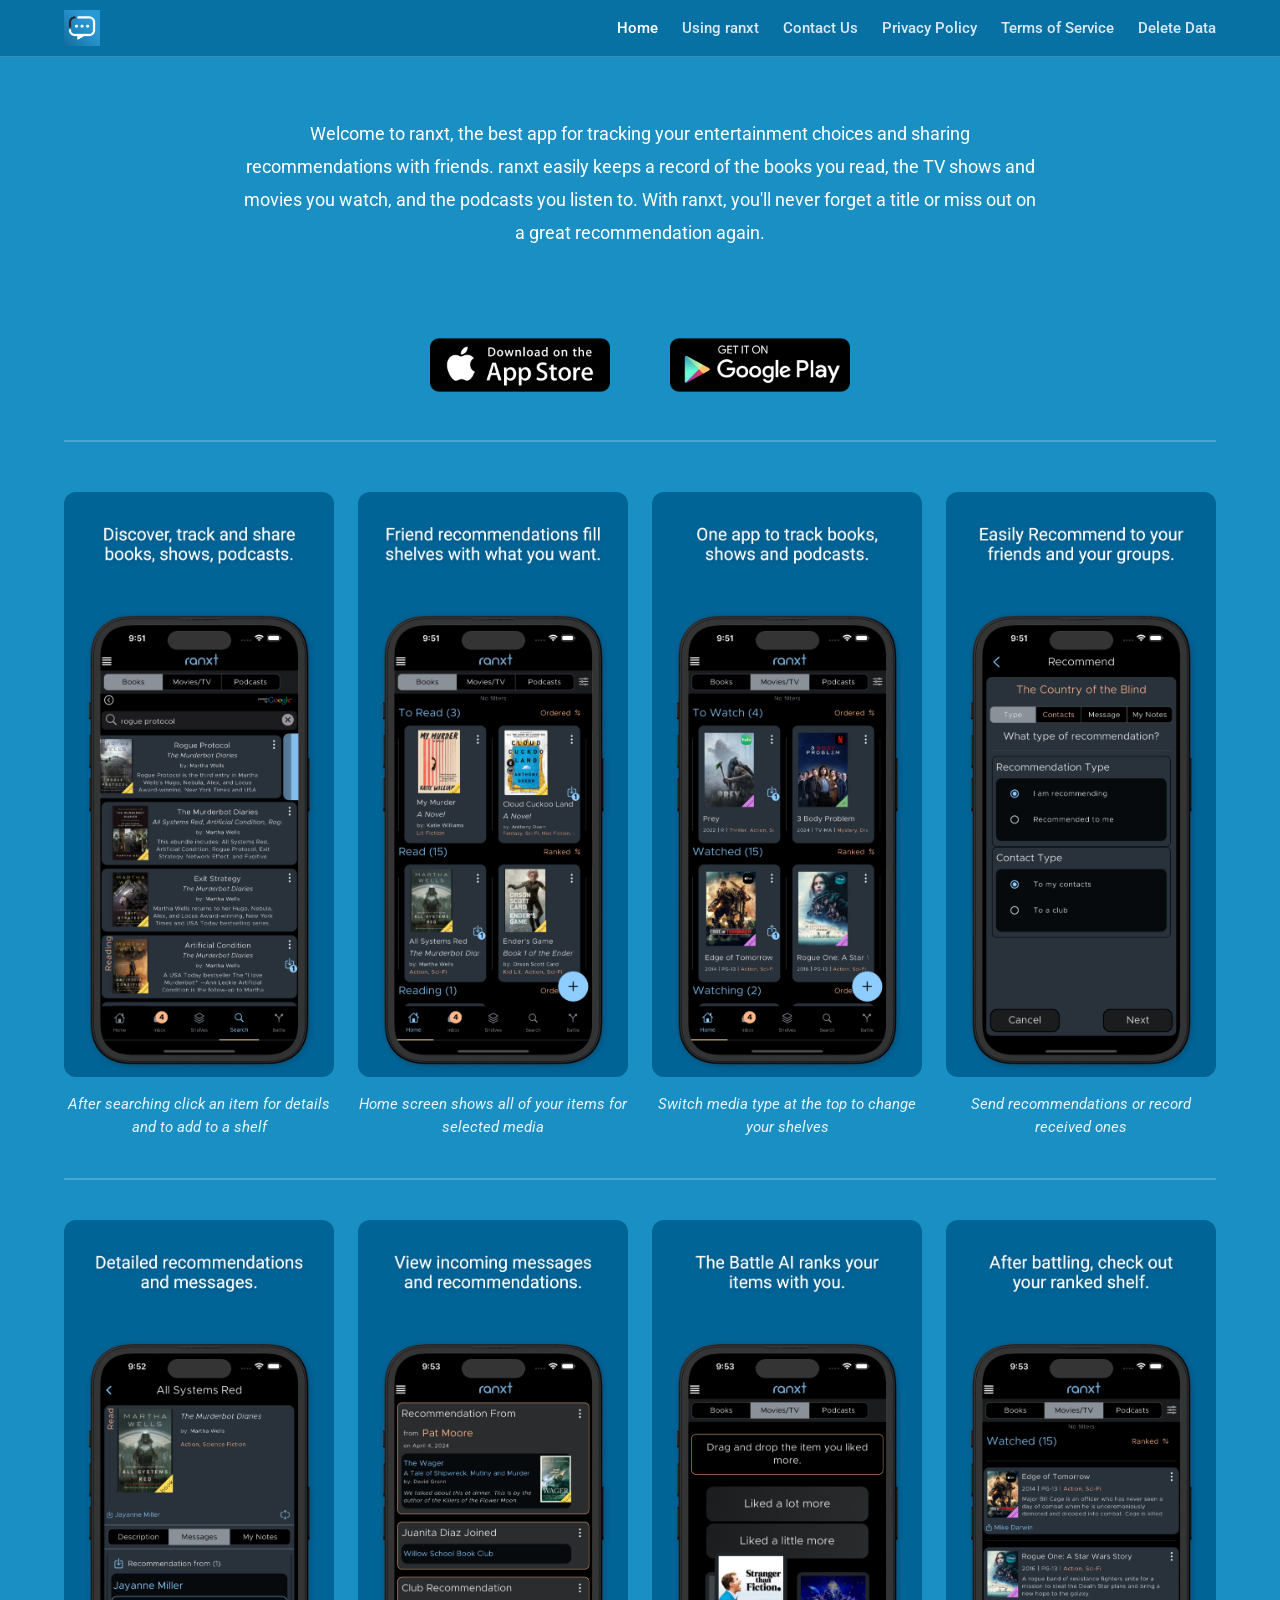
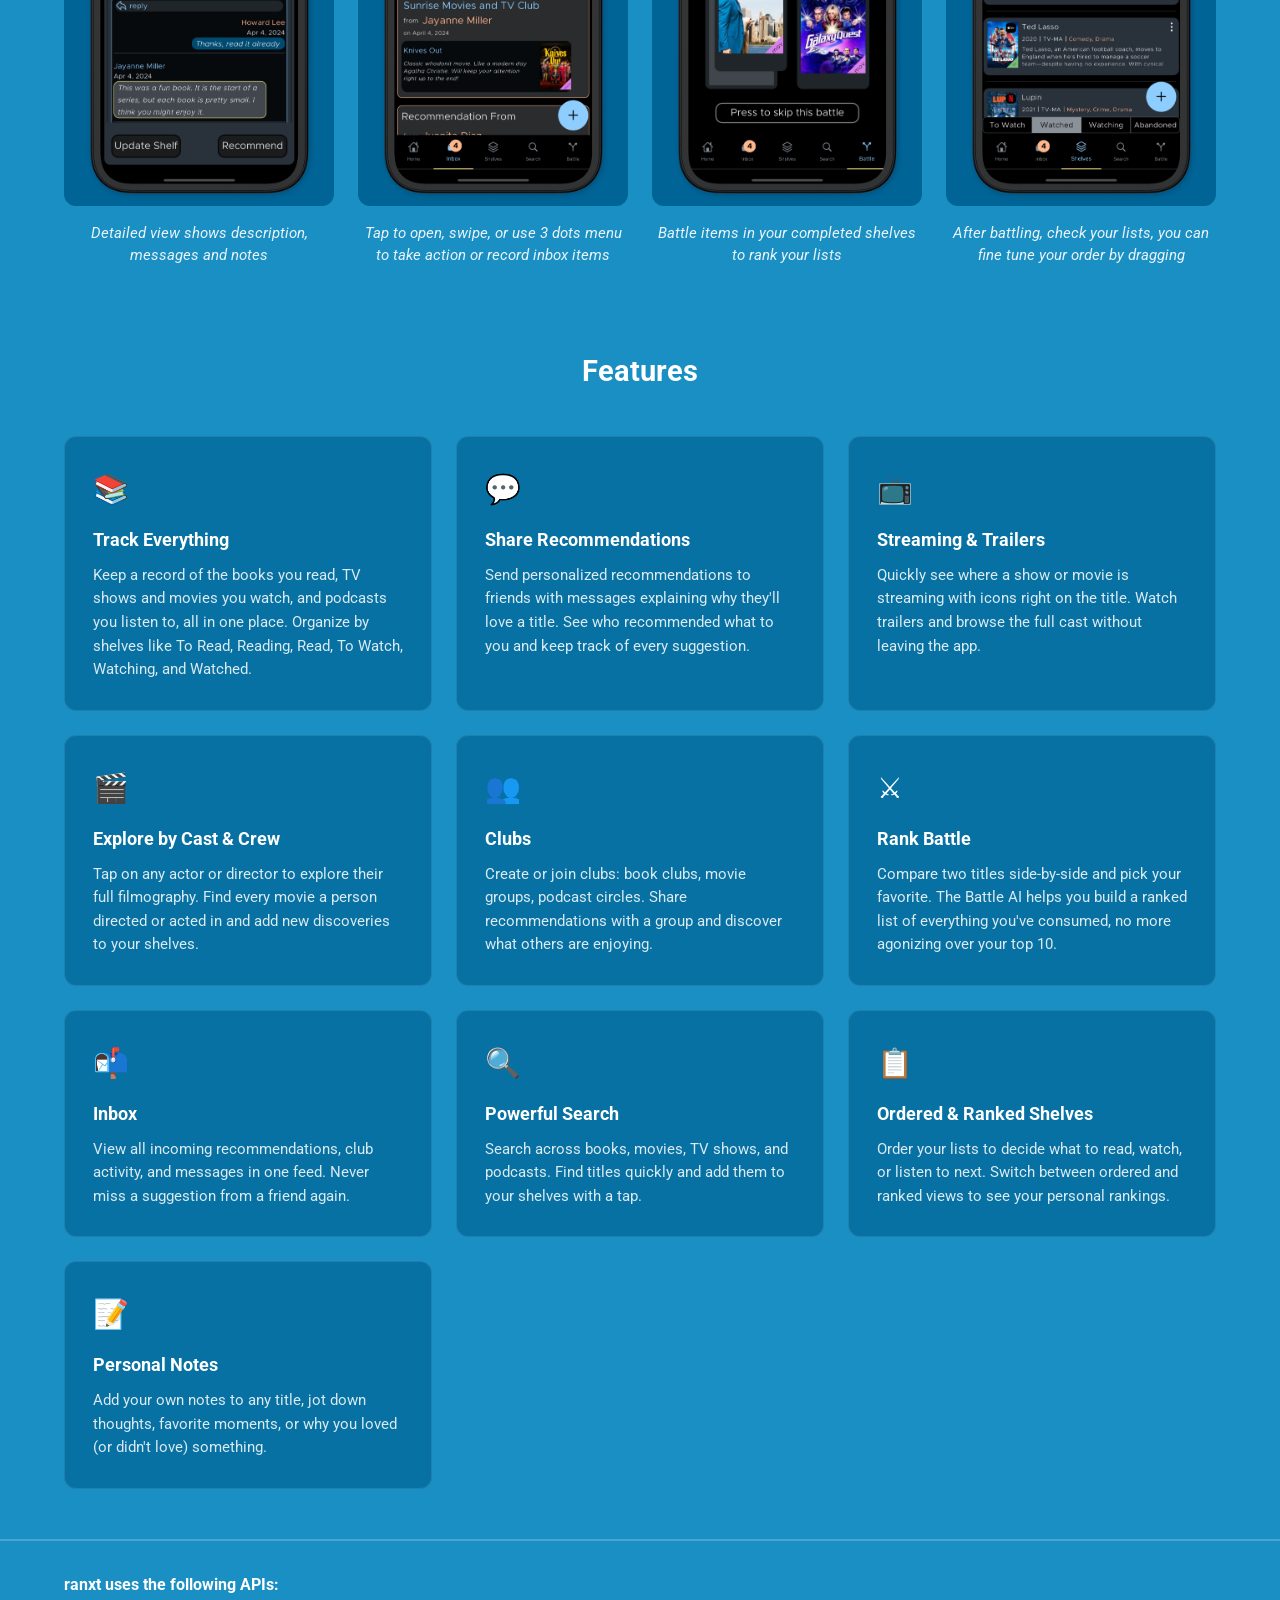
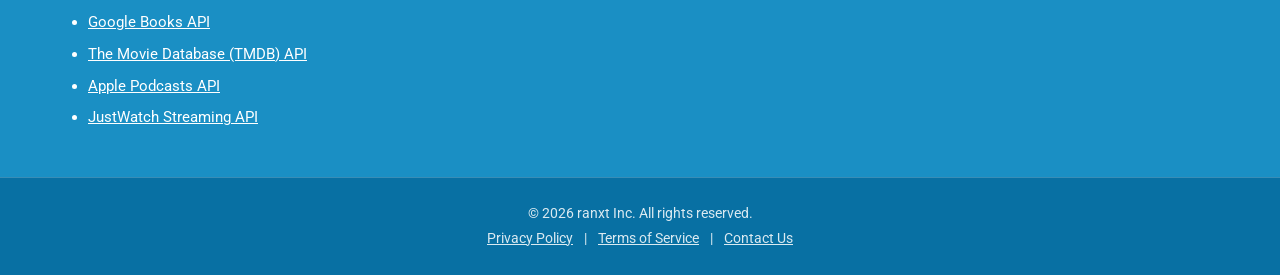
<file: index.html>
<!DOCTYPE html>
<html lang="en">
<head>
  <meta charset="UTF-8">
  <meta name="viewport" content="width=device-width, initial-scale=1.0">
  <title>ranxt | Track Books, Movies, TV, Podcasts</title>
  <link rel="icon" href="images/ranxt_icon_name.png" type="image/png">
  <link rel="preconnect" href="https://fonts.googleapis.com">
  <link href="https://fonts.googleapis.com/css2?family=Roboto:wght@400;500;700&display=swap" rel="stylesheet">
  <link rel="stylesheet" href="style.css">
</head>
<body>

<div id="site-nav"></div>
<script src="nav.js"></script>
<script>renderNav('home');</script>

<section class="hero">
  <div class="container" style="text-align: center;">
    <p style="margin: 0 auto;">Welcome to ranxt, the best app for tracking your entertainment choices and sharing recommendations with friends. ranxt easily keeps a record of the books you read, the TV shows and movies you watch, and the podcasts you listen to. With ranxt, you'll never forget a title or miss out on a great recommendation again.</p>
  </div>
</section>

<section>
  <div class="container">
    <div class="store-badges">
      <a href="https://apps.apple.com/us/app/ranxt-track-books-movies-tv/id1621808541" target="_blank" rel="noopener"><img src="images/AppleStoreLogo.png" alt="Download on the App Store"></a>
      <a href="https://play.google.com/store/apps/details?id=app.ranxt.ranxt.prod" target="_blank" rel="noopener"><img src="images/GooglePlayLogo.png" alt="Get it on Google Play"></a>
    </div>
  </div>
</section>

<section class="screenshots">
  <div class="container">
    <div class="screenshots-grid">
      <div class="screenshot-item">
        <img src="screenshots/01.jpeg" alt="Search and add to shelf">
        <p class="screenshot-caption">After searching click an item for details and to add to a shelf</p>
      </div>
      <div class="screenshot-item">
        <img src="screenshots/02.jpeg" alt="Home screen shelves">
        <p class="screenshot-caption">Home screen shows all of your items for selected media</p>
      </div>
      <div class="screenshot-item">
        <img src="screenshots/03.jpeg" alt="Switch media types">
        <p class="screenshot-caption">Switch media type at the top to change your shelves</p>
      </div>
      <div class="screenshot-item">
        <img src="screenshots/04.jpeg" alt="Send recommendations">
        <p class="screenshot-caption">Send recommendations or record received ones</p>
      </div>
    </div>

    <hr class="screenshots-divider">

    <div class="screenshots-grid">
      <div class="screenshot-item">
        <img src="screenshots/05.jpeg" alt="Detailed view">
        <p class="screenshot-caption">Detailed view shows description, messages and notes</p>
      </div>
      <div class="screenshot-item">
        <img src="screenshots/07.jpeg" alt="Inbox">
        <p class="screenshot-caption">Tap to open, swipe, or use 3 dots menu to take action or record inbox items</p>
      </div>
      <div class="screenshot-item">
        <img src="screenshots/08.jpeg" alt="Rank Battle">
        <p class="screenshot-caption">Battle items in your completed shelves to rank your lists</p>
      </div>
      <div class="screenshot-item">
        <img src="screenshots/09.jpeg" alt="Ranked shelf">
        <p class="screenshot-caption">After battling, check your lists, you can fine tune your order by dragging</p>
      </div>
    </div>
  </div>
</section>

<section class="features">
  <div class="container">
    <h2>Features</h2>
    <div class="features-grid">

      <div class="feature-card">
        <div class="icon">📚</div>
        <h3>Track Everything</h3>
        <p>Keep a record of the books you read, TV shows and movies you watch, and podcasts you listen to, all in one place. Organize by shelves like To Read, Reading, Read, To Watch, Watching, and Watched.</p>
      </div>

      <div class="feature-card">
        <div class="icon">💬</div>
        <h3>Share Recommendations</h3>
        <p>Send personalized recommendations to friends with messages explaining why they'll love a title. See who recommended what to you and keep track of every suggestion.</p>
      </div>

      <div class="feature-card">
        <div class="icon">📺</div>
        <h3>Streaming &amp; Trailers</h3>
        <p>Quickly see where a show or movie is streaming with icons right on the title. Watch trailers and browse the full cast without leaving the app.</p>
      </div>

      <div class="feature-card">
        <div class="icon">🎬</div>
        <h3>Explore by Cast &amp; Crew</h3>
        <p>Tap on any actor or director to explore their full filmography. Find every movie a person directed or acted in and add new discoveries to your shelves.</p>
      </div>

      <div class="feature-card">
        <div class="icon">👥</div>
        <h3>Clubs</h3>
        <p>Create or join clubs: book clubs, movie groups, podcast circles. Share recommendations with a group and discover what others are enjoying.</p>
      </div>

      <div class="feature-card">
        <div class="icon">⚔️</div>
        <h3>Rank Battle</h3>
        <p>Compare two titles side-by-side and pick your favorite. The Battle AI helps you build a ranked list of everything you've consumed, no more agonizing over your top 10.</p>
      </div>

      <div class="feature-card">
        <div class="icon">📬</div>
        <h3>Inbox</h3>
        <p>View all incoming recommendations, club activity, and messages in one feed. Never miss a suggestion from a friend again.</p>
      </div>

      <div class="feature-card">
        <div class="icon">🔍</div>
        <h3>Powerful Search</h3>
        <p>Search across books, movies, TV shows, and podcasts. Find titles quickly and add them to your shelves with a tap.</p>
      </div>

      <div class="feature-card">
        <div class="icon">📋</div>
        <h3>Ordered &amp; Ranked Shelves</h3>
        <p>Order your lists to decide what to read, watch, or listen to next. Switch between ordered and ranked views to see your personal rankings.</p>
      </div>

      <div class="feature-card">
        <div class="icon">📝</div>
        <h3>Personal Notes</h3>
        <p>Add your own notes to any title, jot down thoughts, favorite moments, or why you loved (or didn't love) something.</p>
      </div>

    </div>
  </div>
</section>

<section class="apis">
  <div class="container">
    <h3>ranxt uses the following APIs:</h3>
    <ul>
      <li><a href="https://developers.google.com/books" target="_blank" rel="noopener">Google Books API</a></li>
      <li><a href="https://developers.themoviedb.org/3" target="_blank" rel="noopener">The Movie Database (TMDB) API</a></li>
      <li><a href="https://developer.apple.com/documentation/apple_news/podcast" target="_blank" rel="noopener">Apple Podcasts API</a></li>
      <li><a href="https://www.justwatch.com/us/JustWatch-Streaming-API" target="_blank" rel="noopener">JustWatch Streaming API</a></li>
    </ul>
  </div>
</section>

<footer>
  <p>&copy; 2026 ranxt Inc. All rights reserved.</p>
  <p><a href="home/privacy-policy.html">Privacy Policy</a> | <a href="home/terms-of-service.html">Terms of Service</a> | <a href="home/contact-us.html">Contact Us</a></p>
</footer>

</body>
</html>
</file>
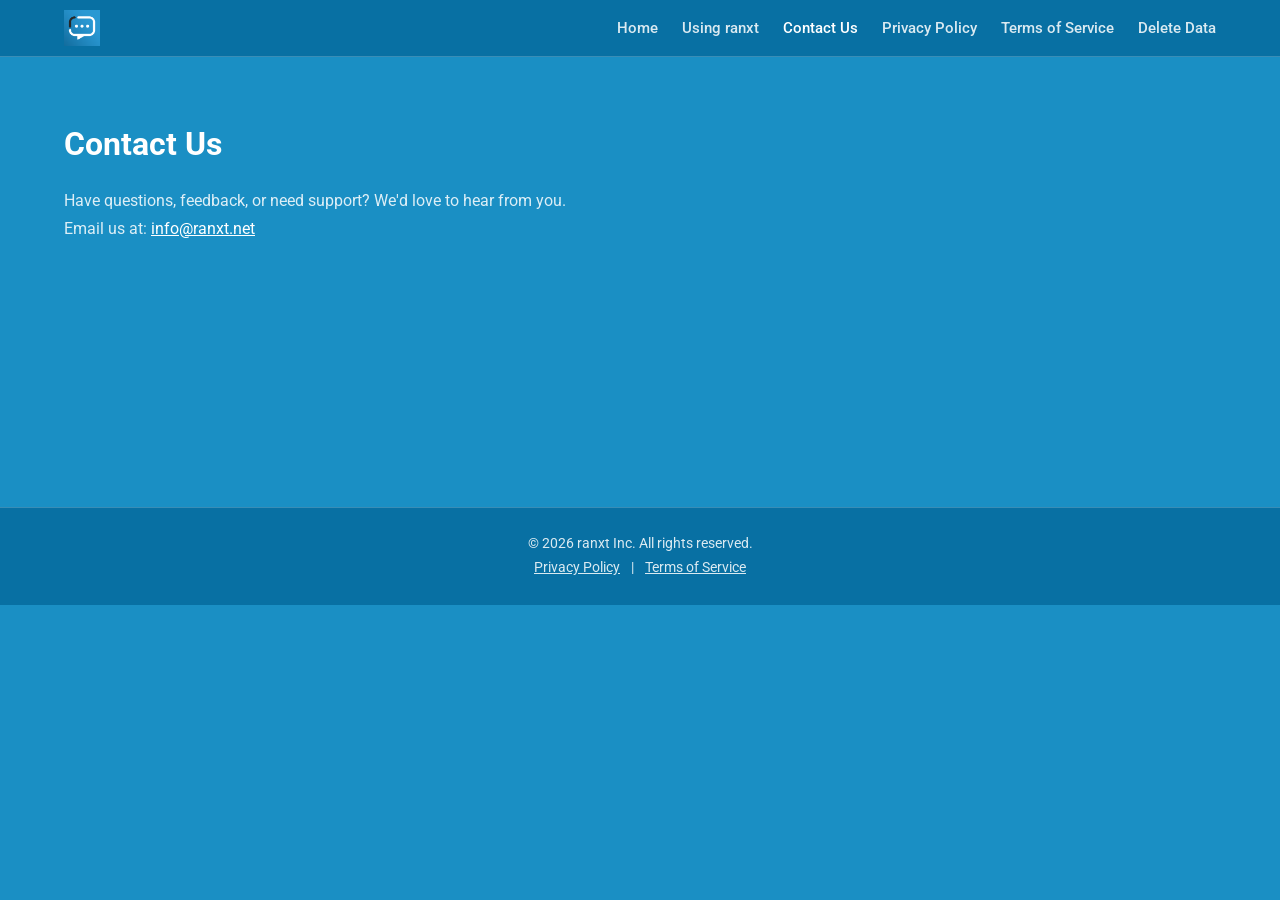
<file: contact.html>
<!DOCTYPE html>
<html lang="en">
<head>
  <meta charset="UTF-8">
  <meta name="viewport" content="width=device-width, initial-scale=1.0">
  <title>Contact Us | ranxt</title>
  <link rel="icon" href="images/ranxt_icon_name.png" type="image/png">
  <link rel="preconnect" href="https://fonts.googleapis.com">
  <link href="https://fonts.googleapis.com/css2?family=Roboto:wght@400;500;700&display=swap" rel="stylesheet">
  <link rel="stylesheet" href="style.css">
</head>
<body>

<div id="site-nav"></div>
<script src="nav.js"></script>
<script>renderNav('contact');</script>

<section class="simple-page">
  <div class="container">
    <h1>Contact Us</h1>
    <p>Have questions, feedback, or need support? We'd love to hear from you.</p>
    <p>Email us at: <a href="mailto:info@ranxt.net">info@ranxt.net</a></p>
  </div>
</section>

<footer>
  <p>&copy; 2026 ranxt Inc. All rights reserved.</p>
  <p><a href="privacy-policy.html">Privacy Policy</a> | <a href="terms-of-service.html">Terms of Service</a></p>
</footer>

</body>
</html>
</file>
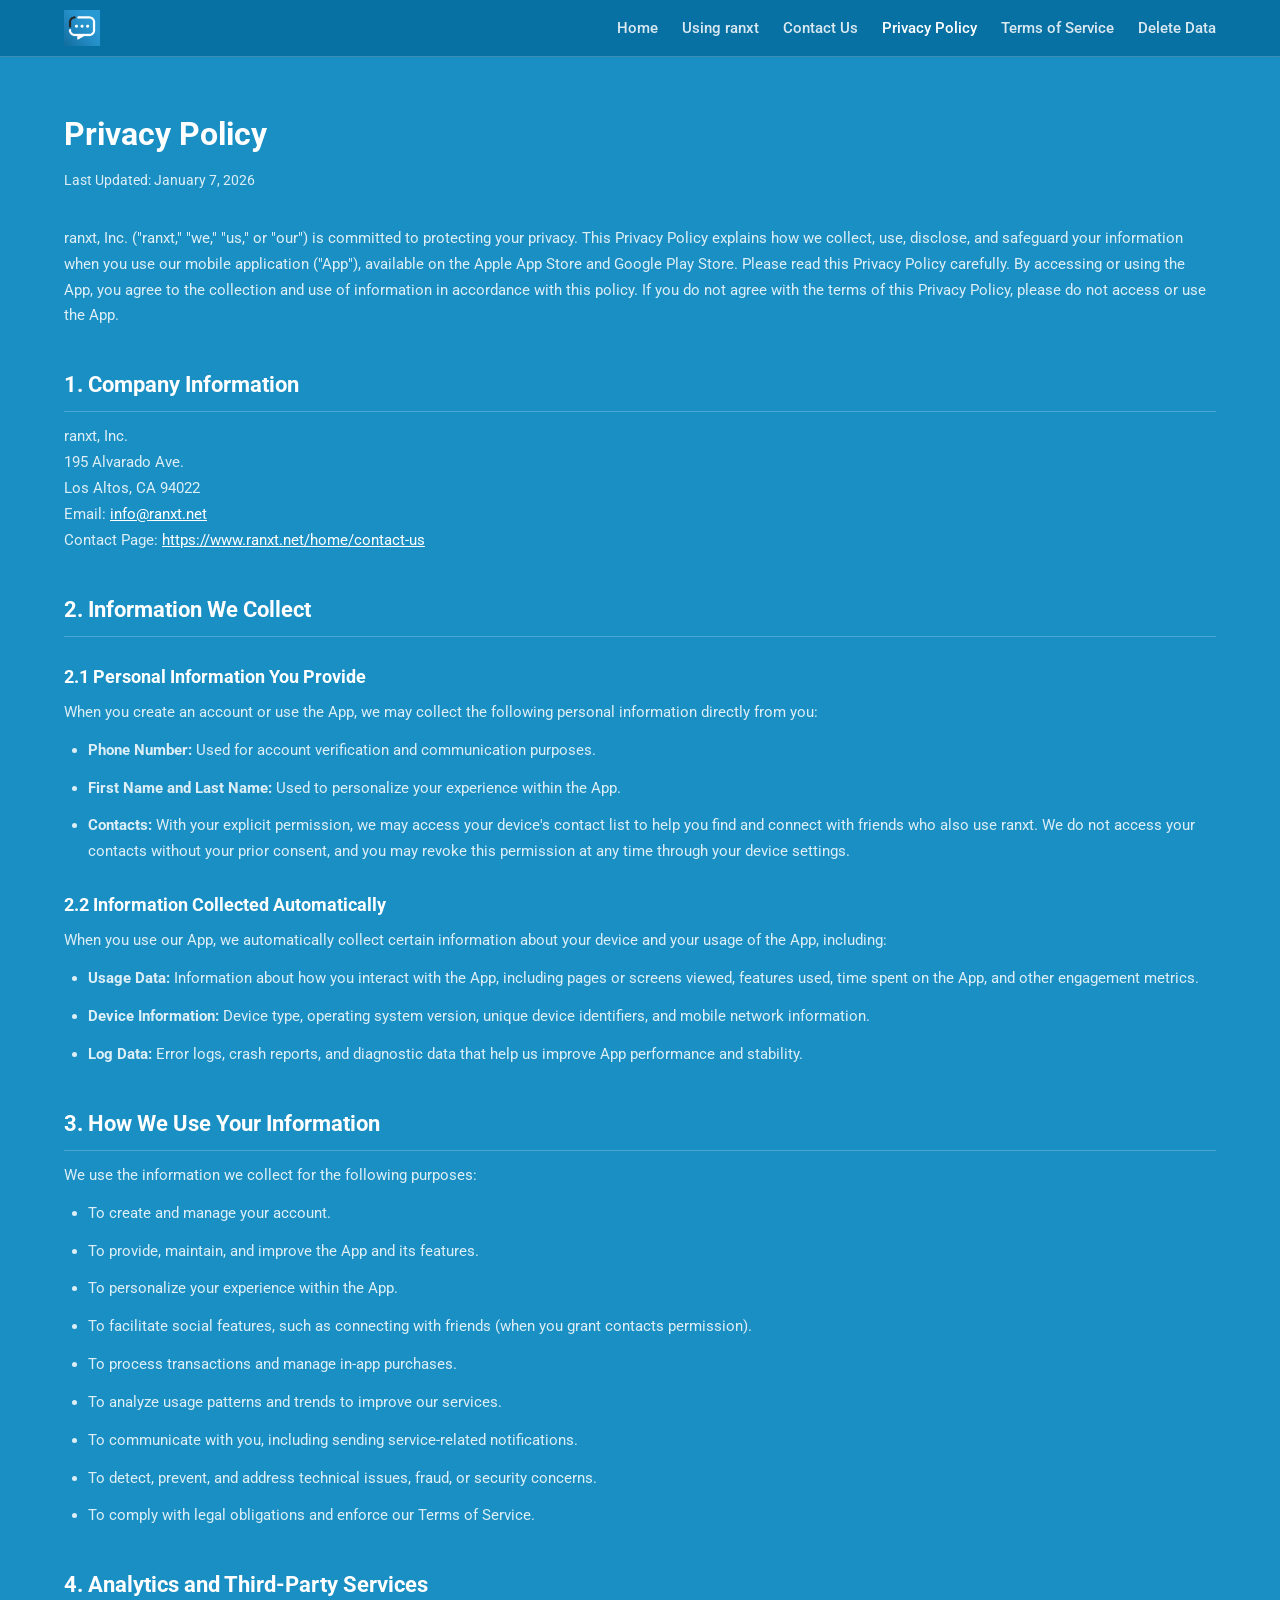
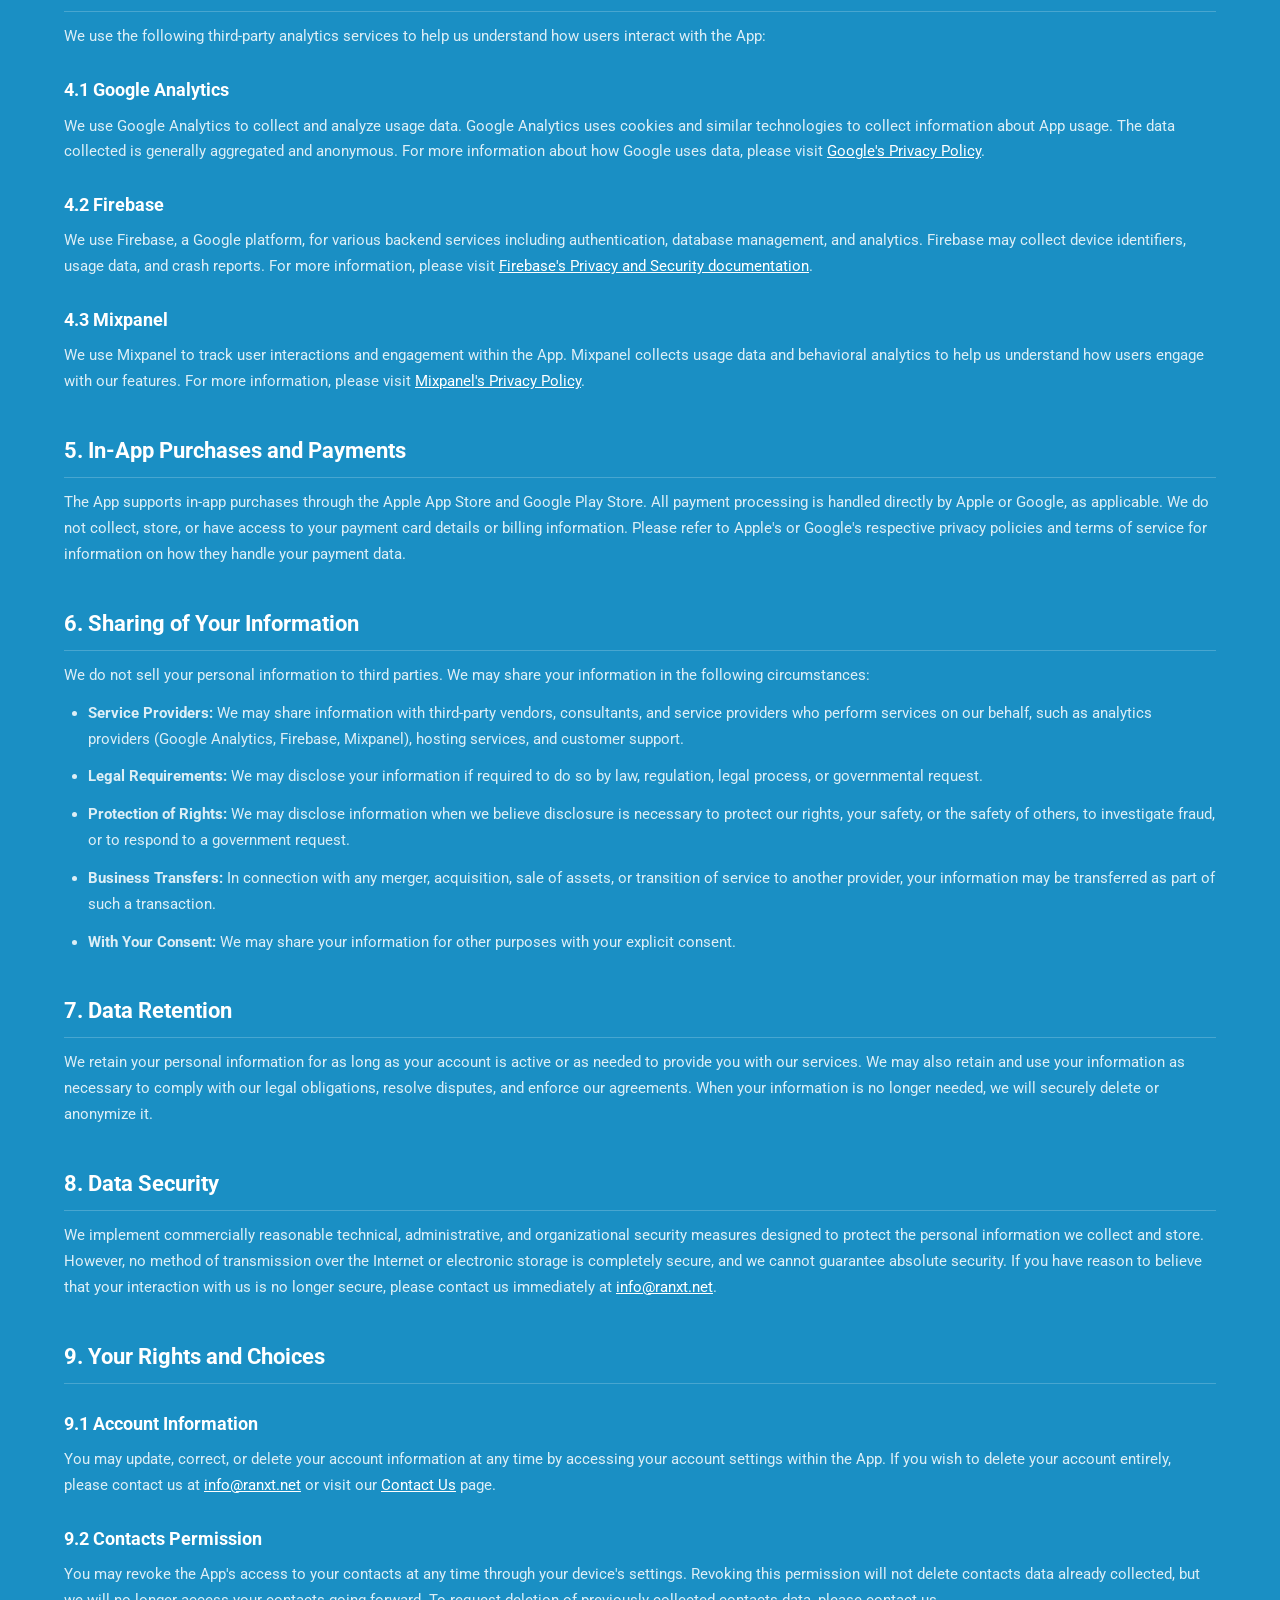
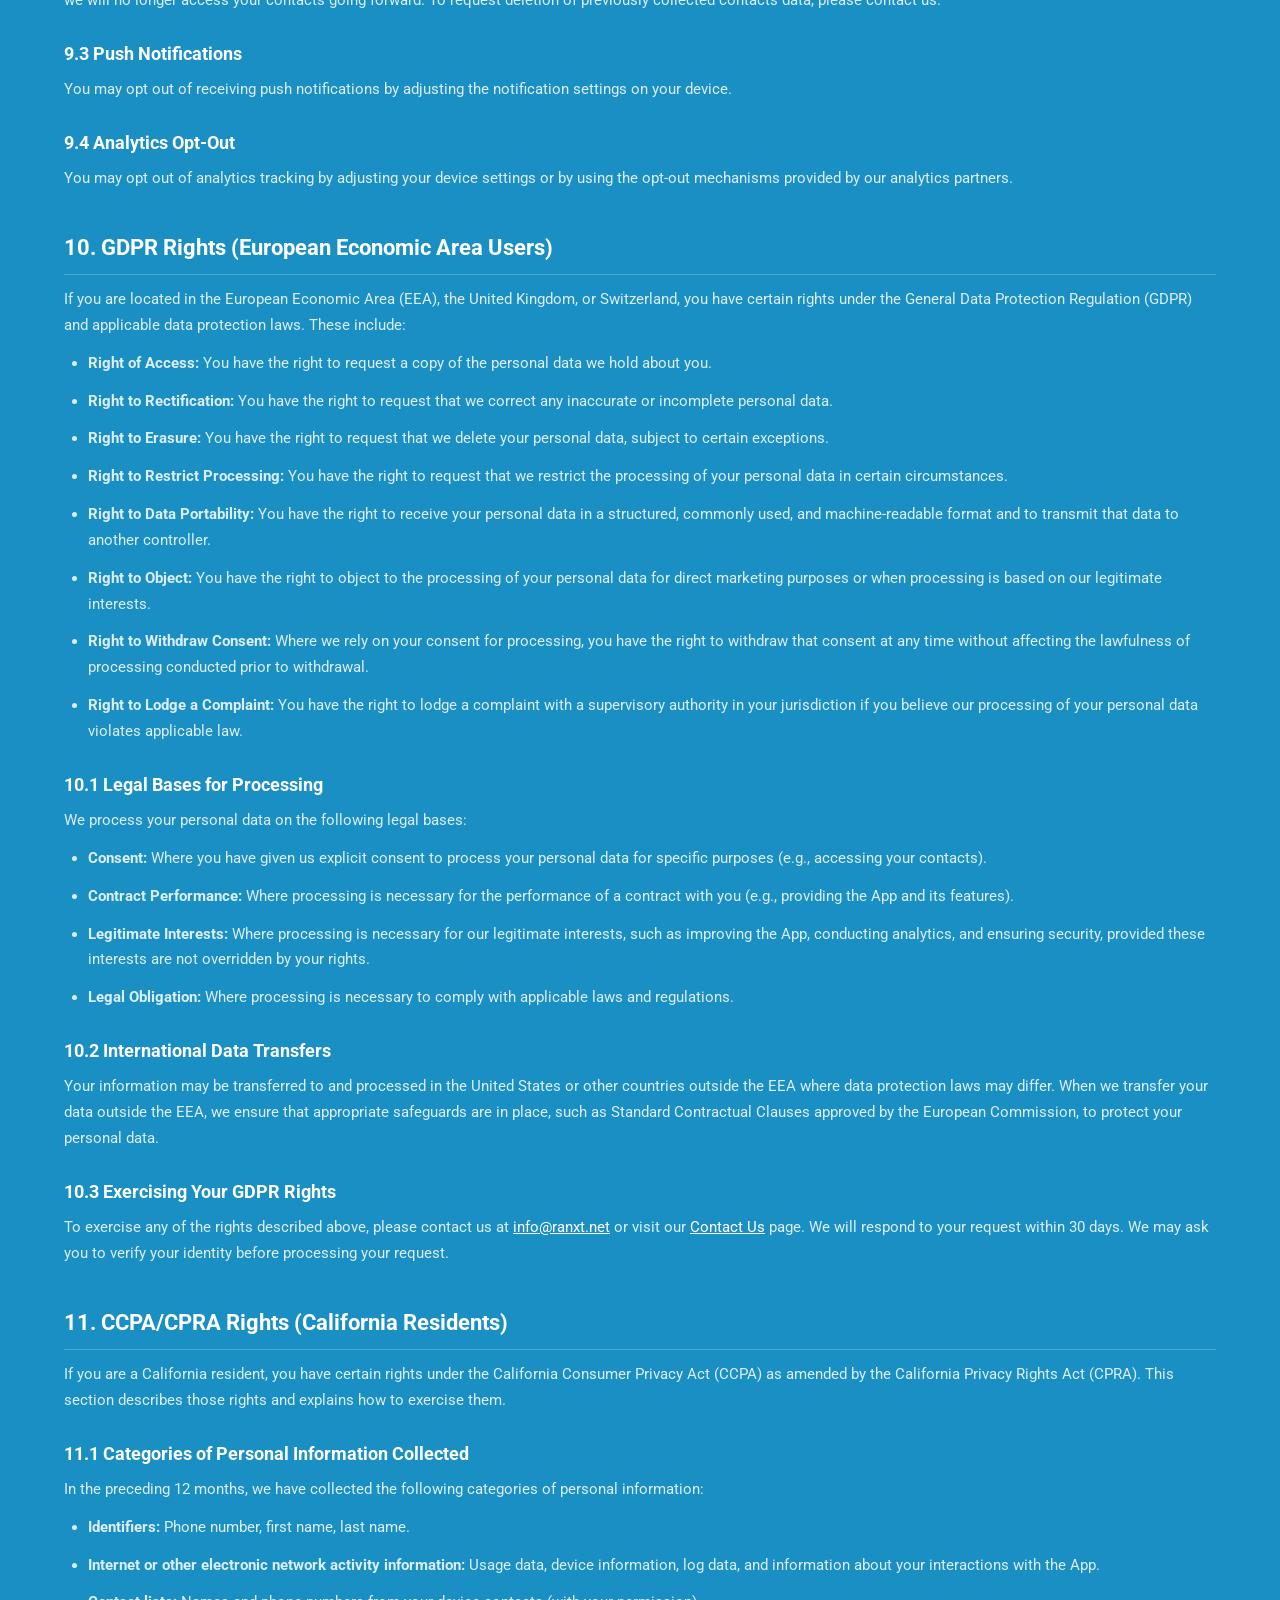
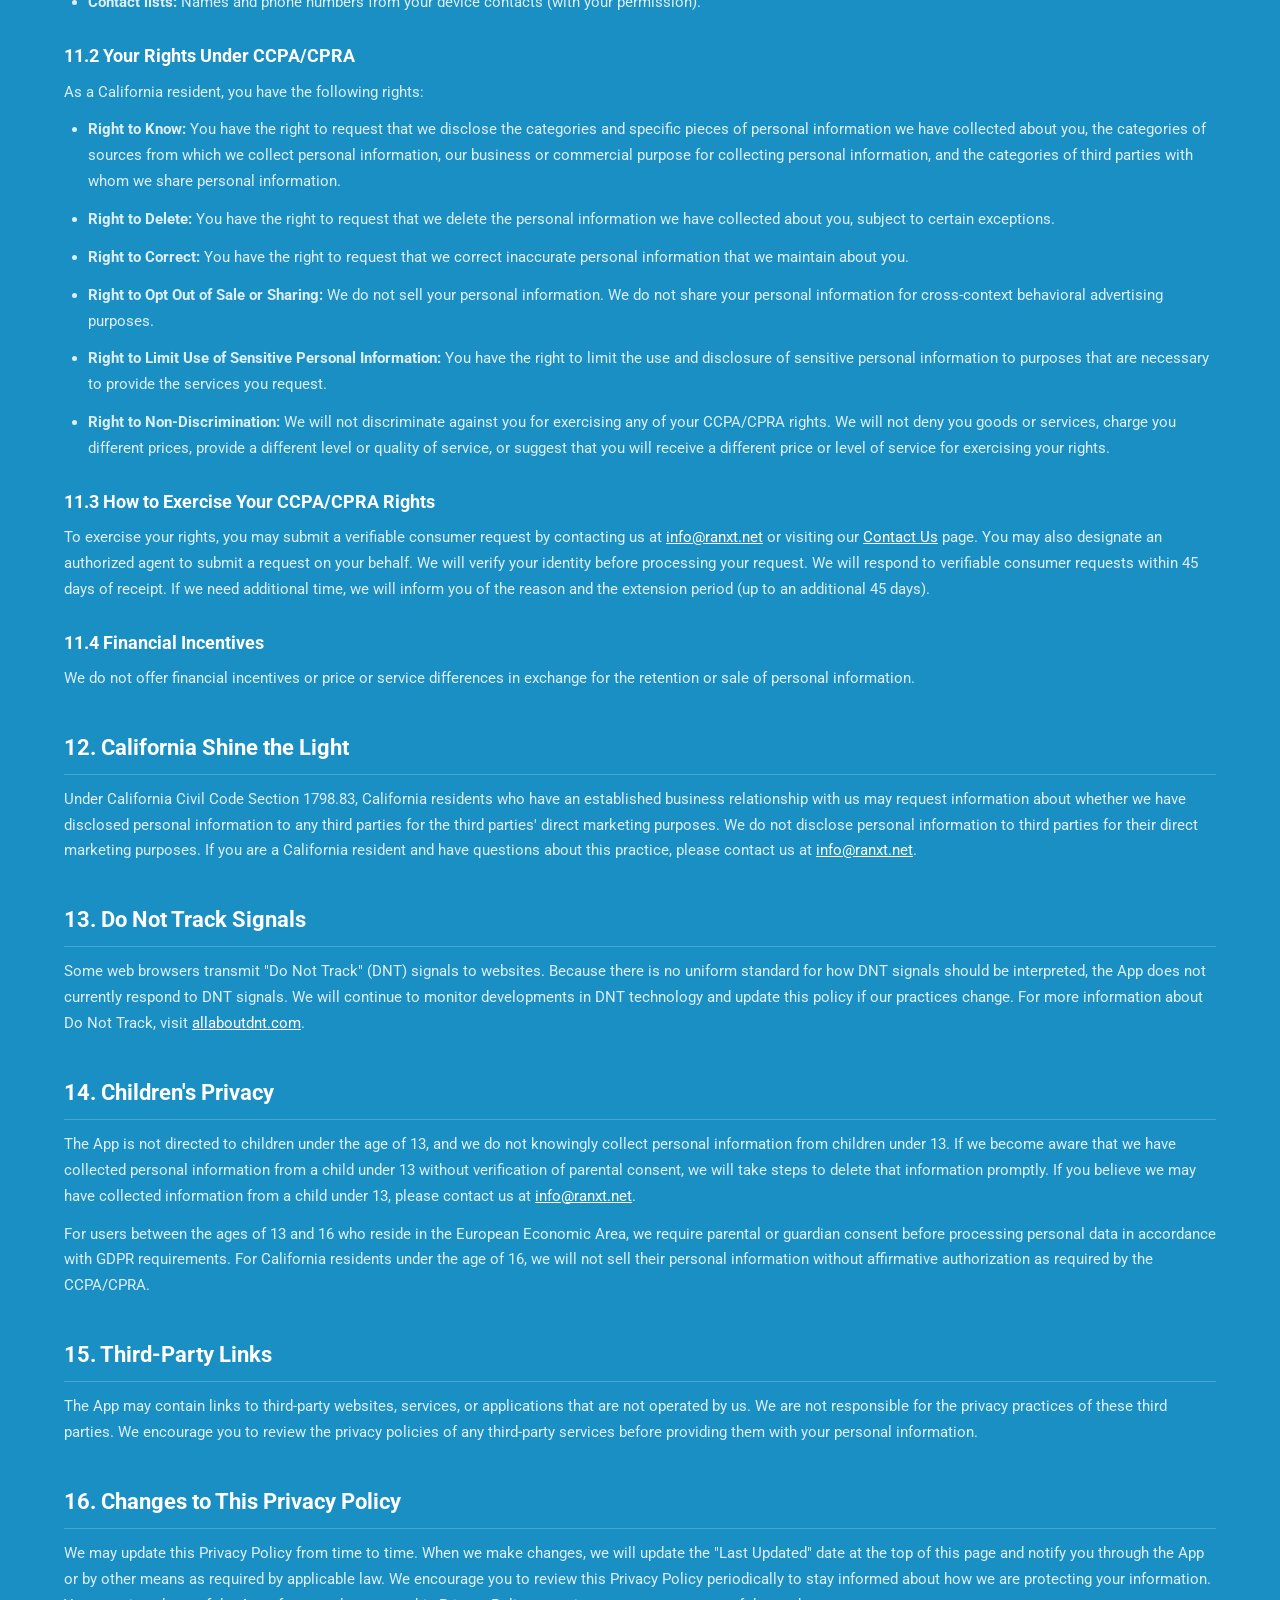
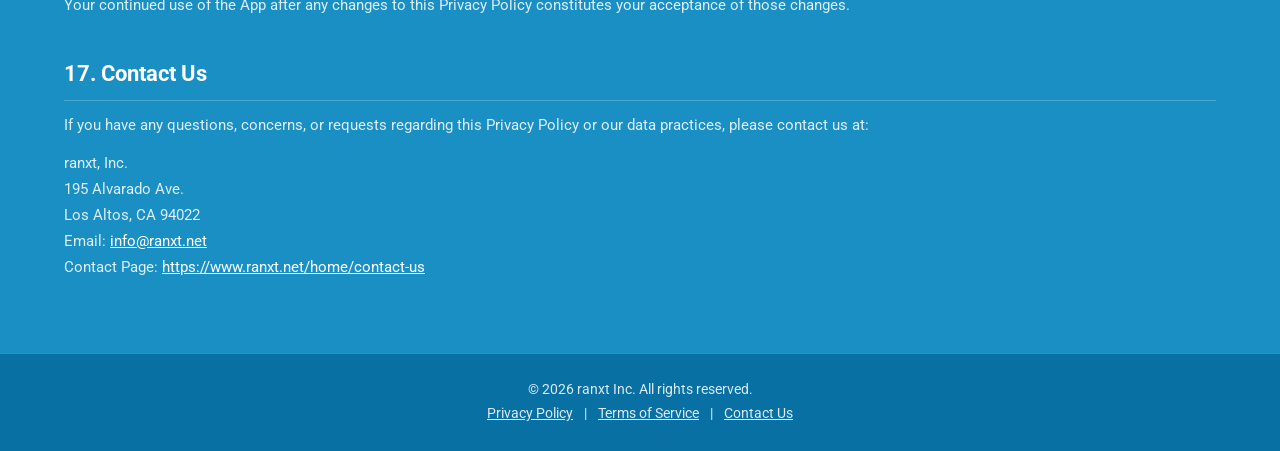
<file: privacy-policy.html>
<!DOCTYPE html>
<html lang="en">
<head>
  <meta charset="UTF-8">
  <meta name="viewport" content="width=device-width, initial-scale=1.0">
  <title>Privacy Policy | ranxt</title>
  <link rel="icon" href="images/ranxt_icon_name.png" type="image/png">
  <link rel="preconnect" href="https://fonts.googleapis.com">
  <link href="https://fonts.googleapis.com/css2?family=Roboto:wght@400;500;700&display=swap" rel="stylesheet">
  <link rel="stylesheet" href="style.css">
</head>
<body>

<div id="site-nav"></div>
<script src="nav.js"></script>
<script>renderNav('privacy');</script>

<section class="legal">
  <div class="container">

    <h1>Privacy Policy</h1>
    <p class="last-updated">Last Updated: January 7, 2026</p>

    <p>ranxt, Inc. ("ranxt," "we," "us," or "our") is committed to protecting your privacy. This Privacy Policy explains how we collect, use, disclose, and safeguard your information when you use our mobile application ("App"), available on the Apple App Store and Google Play Store. Please read this Privacy Policy carefully. By accessing or using the App, you agree to the collection and use of information in accordance with this policy. If you do not agree with the terms of this Privacy Policy, please do not access or use the App.</p>

    <h2>1. Company Information</h2>
    <p>ranxt, Inc.<br>
    195 Alvarado Ave.<br>
    Los Altos, CA 94022<br>
    Email: <a href="mailto:info@ranxt.net">info@ranxt.net</a><br>
    Contact Page: <a href="https://www.ranxt.net/home/contact-us">https://www.ranxt.net/home/contact-us</a></p>

    <h2>2. Information We Collect</h2>

    <h3>2.1 Personal Information You Provide</h3>
    <p>When you create an account or use the App, we may collect the following personal information directly from you:</p>
    <ul>
      <li><strong>Phone Number:</strong> Used for account verification and communication purposes.</li>
      <li><strong>First Name and Last Name:</strong> Used to personalize your experience within the App.</li>
      <li><strong>Contacts:</strong> With your explicit permission, we may access your device's contact list to help you find and connect with friends who also use ranxt. We do not access your contacts without your prior consent, and you may revoke this permission at any time through your device settings.</li>
    </ul>

    <h3>2.2 Information Collected Automatically</h3>
    <p>When you use our App, we automatically collect certain information about your device and your usage of the App, including:</p>
    <ul>
      <li><strong>Usage Data:</strong> Information about how you interact with the App, including pages or screens viewed, features used, time spent on the App, and other engagement metrics.</li>
      <li><strong>Device Information:</strong> Device type, operating system version, unique device identifiers, and mobile network information.</li>
      <li><strong>Log Data:</strong> Error logs, crash reports, and diagnostic data that help us improve App performance and stability.</li>
    </ul>

    <h2>3. How We Use Your Information</h2>
    <p>We use the information we collect for the following purposes:</p>
    <ul>
      <li>To create and manage your account.</li>
      <li>To provide, maintain, and improve the App and its features.</li>
      <li>To personalize your experience within the App.</li>
      <li>To facilitate social features, such as connecting with friends (when you grant contacts permission).</li>
      <li>To process transactions and manage in-app purchases.</li>
      <li>To analyze usage patterns and trends to improve our services.</li>
      <li>To communicate with you, including sending service-related notifications.</li>
      <li>To detect, prevent, and address technical issues, fraud, or security concerns.</li>
      <li>To comply with legal obligations and enforce our Terms of Service.</li>
    </ul>

    <h2>4. Analytics and Third-Party Services</h2>
    <p>We use the following third-party analytics services to help us understand how users interact with the App:</p>

    <h3>4.1 Google Analytics</h3>
    <p>We use Google Analytics to collect and analyze usage data. Google Analytics uses cookies and similar technologies to collect information about App usage. The data collected is generally aggregated and anonymous. For more information about how Google uses data, please visit <a href="https://policies.google.com/privacy" target="_blank">Google's Privacy Policy</a>.</p>

    <h3>4.2 Firebase</h3>
    <p>We use Firebase, a Google platform, for various backend services including authentication, database management, and analytics. Firebase may collect device identifiers, usage data, and crash reports. For more information, please visit <a href="https://firebase.google.com/support/privacy" target="_blank">Firebase's Privacy and Security documentation</a>.</p>

    <h3>4.3 Mixpanel</h3>
    <p>We use Mixpanel to track user interactions and engagement within the App. Mixpanel collects usage data and behavioral analytics to help us understand how users engage with our features. For more information, please visit <a href="https://mixpanel.com/legal/privacy-policy/" target="_blank">Mixpanel's Privacy Policy</a>.</p>

    <h2>5. In-App Purchases and Payments</h2>
    <p>The App supports in-app purchases through the Apple App Store and Google Play Store. All payment processing is handled directly by Apple or Google, as applicable. We do not collect, store, or have access to your payment card details or billing information. Please refer to Apple's or Google's respective privacy policies and terms of service for information on how they handle your payment data.</p>

    <h2>6. Sharing of Your Information</h2>
    <p>We do not sell your personal information to third parties. We may share your information in the following circumstances:</p>
    <ul>
      <li><strong>Service Providers:</strong> We may share information with third-party vendors, consultants, and service providers who perform services on our behalf, such as analytics providers (Google Analytics, Firebase, Mixpanel), hosting services, and customer support.</li>
      <li><strong>Legal Requirements:</strong> We may disclose your information if required to do so by law, regulation, legal process, or governmental request.</li>
      <li><strong>Protection of Rights:</strong> We may disclose information when we believe disclosure is necessary to protect our rights, your safety, or the safety of others, to investigate fraud, or to respond to a government request.</li>
      <li><strong>Business Transfers:</strong> In connection with any merger, acquisition, sale of assets, or transition of service to another provider, your information may be transferred as part of such a transaction.</li>
      <li><strong>With Your Consent:</strong> We may share your information for other purposes with your explicit consent.</li>
    </ul>

    <h2>7. Data Retention</h2>
    <p>We retain your personal information for as long as your account is active or as needed to provide you with our services. We may also retain and use your information as necessary to comply with our legal obligations, resolve disputes, and enforce our agreements. When your information is no longer needed, we will securely delete or anonymize it.</p>

    <h2>8. Data Security</h2>
    <p>We implement commercially reasonable technical, administrative, and organizational security measures designed to protect the personal information we collect and store. However, no method of transmission over the Internet or electronic storage is completely secure, and we cannot guarantee absolute security. If you have reason to believe that your interaction with us is no longer secure, please contact us immediately at <a href="mailto:info@ranxt.net">info@ranxt.net</a>.</p>

    <h2>9. Your Rights and Choices</h2>

    <h3>9.1 Account Information</h3>
    <p>You may update, correct, or delete your account information at any time by accessing your account settings within the App. If you wish to delete your account entirely, please contact us at <a href="mailto:info@ranxt.net">info@ranxt.net</a> or visit our <a href="https://www.ranxt.net/home/contact-us">Contact Us</a> page.</p>

    <h3>9.2 Contacts Permission</h3>
    <p>You may revoke the App's access to your contacts at any time through your device's settings. Revoking this permission will not delete contacts data already collected, but we will no longer access your contacts going forward. To request deletion of previously collected contacts data, please contact us.</p>

    <h3>9.3 Push Notifications</h3>
    <p>You may opt out of receiving push notifications by adjusting the notification settings on your device.</p>

    <h3>9.4 Analytics Opt-Out</h3>
    <p>You may opt out of analytics tracking by adjusting your device settings or by using the opt-out mechanisms provided by our analytics partners.</p>

    <h2>10. GDPR Rights (European Economic Area Users)</h2>
    <p>If you are located in the European Economic Area (EEA), the United Kingdom, or Switzerland, you have certain rights under the General Data Protection Regulation (GDPR) and applicable data protection laws. These include:</p>
    <ul>
      <li><strong>Right of Access:</strong> You have the right to request a copy of the personal data we hold about you.</li>
      <li><strong>Right to Rectification:</strong> You have the right to request that we correct any inaccurate or incomplete personal data.</li>
      <li><strong>Right to Erasure:</strong> You have the right to request that we delete your personal data, subject to certain exceptions.</li>
      <li><strong>Right to Restrict Processing:</strong> You have the right to request that we restrict the processing of your personal data in certain circumstances.</li>
      <li><strong>Right to Data Portability:</strong> You have the right to receive your personal data in a structured, commonly used, and machine-readable format and to transmit that data to another controller.</li>
      <li><strong>Right to Object:</strong> You have the right to object to the processing of your personal data for direct marketing purposes or when processing is based on our legitimate interests.</li>
      <li><strong>Right to Withdraw Consent:</strong> Where we rely on your consent for processing, you have the right to withdraw that consent at any time without affecting the lawfulness of processing conducted prior to withdrawal.</li>
      <li><strong>Right to Lodge a Complaint:</strong> You have the right to lodge a complaint with a supervisory authority in your jurisdiction if you believe our processing of your personal data violates applicable law.</li>
    </ul>

    <h3>10.1 Legal Bases for Processing</h3>
    <p>We process your personal data on the following legal bases:</p>
    <ul>
      <li><strong>Consent:</strong> Where you have given us explicit consent to process your personal data for specific purposes (e.g., accessing your contacts).</li>
      <li><strong>Contract Performance:</strong> Where processing is necessary for the performance of a contract with you (e.g., providing the App and its features).</li>
      <li><strong>Legitimate Interests:</strong> Where processing is necessary for our legitimate interests, such as improving the App, conducting analytics, and ensuring security, provided these interests are not overridden by your rights.</li>
      <li><strong>Legal Obligation:</strong> Where processing is necessary to comply with applicable laws and regulations.</li>
    </ul>

    <h3>10.2 International Data Transfers</h3>
    <p>Your information may be transferred to and processed in the United States or other countries outside the EEA where data protection laws may differ. When we transfer your data outside the EEA, we ensure that appropriate safeguards are in place, such as Standard Contractual Clauses approved by the European Commission, to protect your personal data.</p>

    <h3>10.3 Exercising Your GDPR Rights</h3>
    <p>To exercise any of the rights described above, please contact us at <a href="mailto:info@ranxt.net">info@ranxt.net</a> or visit our <a href="https://www.ranxt.net/home/contact-us">Contact Us</a> page. We will respond to your request within 30 days. We may ask you to verify your identity before processing your request.</p>

    <h2>11. CCPA/CPRA Rights (California Residents)</h2>
    <p>If you are a California resident, you have certain rights under the California Consumer Privacy Act (CCPA) as amended by the California Privacy Rights Act (CPRA). This section describes those rights and explains how to exercise them.</p>

    <h3>11.1 Categories of Personal Information Collected</h3>
    <p>In the preceding 12 months, we have collected the following categories of personal information:</p>
    <ul>
      <li><strong>Identifiers:</strong> Phone number, first name, last name.</li>
      <li><strong>Internet or other electronic network activity information:</strong> Usage data, device information, log data, and information about your interactions with the App.</li>
      <li><strong>Contact lists:</strong> Names and phone numbers from your device contacts (with your permission).</li>
    </ul>

    <h3>11.2 Your Rights Under CCPA/CPRA</h3>
    <p>As a California resident, you have the following rights:</p>
    <ul>
      <li><strong>Right to Know:</strong> You have the right to request that we disclose the categories and specific pieces of personal information we have collected about you, the categories of sources from which we collect personal information, our business or commercial purpose for collecting personal information, and the categories of third parties with whom we share personal information.</li>
      <li><strong>Right to Delete:</strong> You have the right to request that we delete the personal information we have collected about you, subject to certain exceptions.</li>
      <li><strong>Right to Correct:</strong> You have the right to request that we correct inaccurate personal information that we maintain about you.</li>
      <li><strong>Right to Opt Out of Sale or Sharing:</strong> We do not sell your personal information. We do not share your personal information for cross-context behavioral advertising purposes.</li>
      <li><strong>Right to Limit Use of Sensitive Personal Information:</strong> You have the right to limit the use and disclosure of sensitive personal information to purposes that are necessary to provide the services you request.</li>
      <li><strong>Right to Non-Discrimination:</strong> We will not discriminate against you for exercising any of your CCPA/CPRA rights. We will not deny you goods or services, charge you different prices, provide a different level or quality of service, or suggest that you will receive a different price or level of service for exercising your rights.</li>
    </ul>

    <h3>11.3 How to Exercise Your CCPA/CPRA Rights</h3>
    <p>To exercise your rights, you may submit a verifiable consumer request by contacting us at <a href="mailto:info@ranxt.net">info@ranxt.net</a> or visiting our <a href="https://www.ranxt.net/home/contact-us">Contact Us</a> page. You may also designate an authorized agent to submit a request on your behalf. We will verify your identity before processing your request. We will respond to verifiable consumer requests within 45 days of receipt. If we need additional time, we will inform you of the reason and the extension period (up to an additional 45 days).</p>

    <h3>11.4 Financial Incentives</h3>
    <p>We do not offer financial incentives or price or service differences in exchange for the retention or sale of personal information.</p>

    <h2>12. California Shine the Light</h2>
    <p>Under California Civil Code Section 1798.83, California residents who have an established business relationship with us may request information about whether we have disclosed personal information to any third parties for the third parties' direct marketing purposes. We do not disclose personal information to third parties for their direct marketing purposes. If you are a California resident and have questions about this practice, please contact us at <a href="mailto:info@ranxt.net">info@ranxt.net</a>.</p>

    <h2>13. Do Not Track Signals</h2>
    <p>Some web browsers transmit "Do Not Track" (DNT) signals to websites. Because there is no uniform standard for how DNT signals should be interpreted, the App does not currently respond to DNT signals. We will continue to monitor developments in DNT technology and update this policy if our practices change. For more information about Do Not Track, visit <a href="https://allaboutdnt.com" target="_blank">allaboutdnt.com</a>.</p>

    <h2>14. Children's Privacy</h2>
    <p>The App is not directed to children under the age of 13, and we do not knowingly collect personal information from children under 13. If we become aware that we have collected personal information from a child under 13 without verification of parental consent, we will take steps to delete that information promptly. If you believe we may have collected information from a child under 13, please contact us at <a href="mailto:info@ranxt.net">info@ranxt.net</a>.</p>
    <p>For users between the ages of 13 and 16 who reside in the European Economic Area, we require parental or guardian consent before processing personal data in accordance with GDPR requirements. For California residents under the age of 16, we will not sell their personal information without affirmative authorization as required by the CCPA/CPRA.</p>

    <h2>15. Third-Party Links</h2>
    <p>The App may contain links to third-party websites, services, or applications that are not operated by us. We are not responsible for the privacy practices of these third parties. We encourage you to review the privacy policies of any third-party services before providing them with your personal information.</p>

    <h2>16. Changes to This Privacy Policy</h2>
    <p>We may update this Privacy Policy from time to time. When we make changes, we will update the "Last Updated" date at the top of this page and notify you through the App or by other means as required by applicable law. We encourage you to review this Privacy Policy periodically to stay informed about how we are protecting your information. Your continued use of the App after any changes to this Privacy Policy constitutes your acceptance of those changes.</p>

    <h2>17. Contact Us</h2>
    <p>If you have any questions, concerns, or requests regarding this Privacy Policy or our data practices, please contact us at:</p>
    <p>ranxt, Inc.<br>
    195 Alvarado Ave.<br>
    Los Altos, CA 94022<br>
    Email: <a href="mailto:info@ranxt.net">info@ranxt.net</a><br>
    Contact Page: <a href="https://www.ranxt.net/home/contact-us">https://www.ranxt.net/home/contact-us</a></p>

  </div>
</section>

<footer>
  <p>&copy; 2026 ranxt Inc. All rights reserved.</p>
  <p><a href="https://www.ranxt.net/home/privacy-policy.html">Privacy Policy</a> | <a href="https://www.ranxt.net/home/terms-of-service.html">Terms of Service</a> | <a href="contact.html">Contact Us</a></p>
</footer>

</body>
</html>
</file>
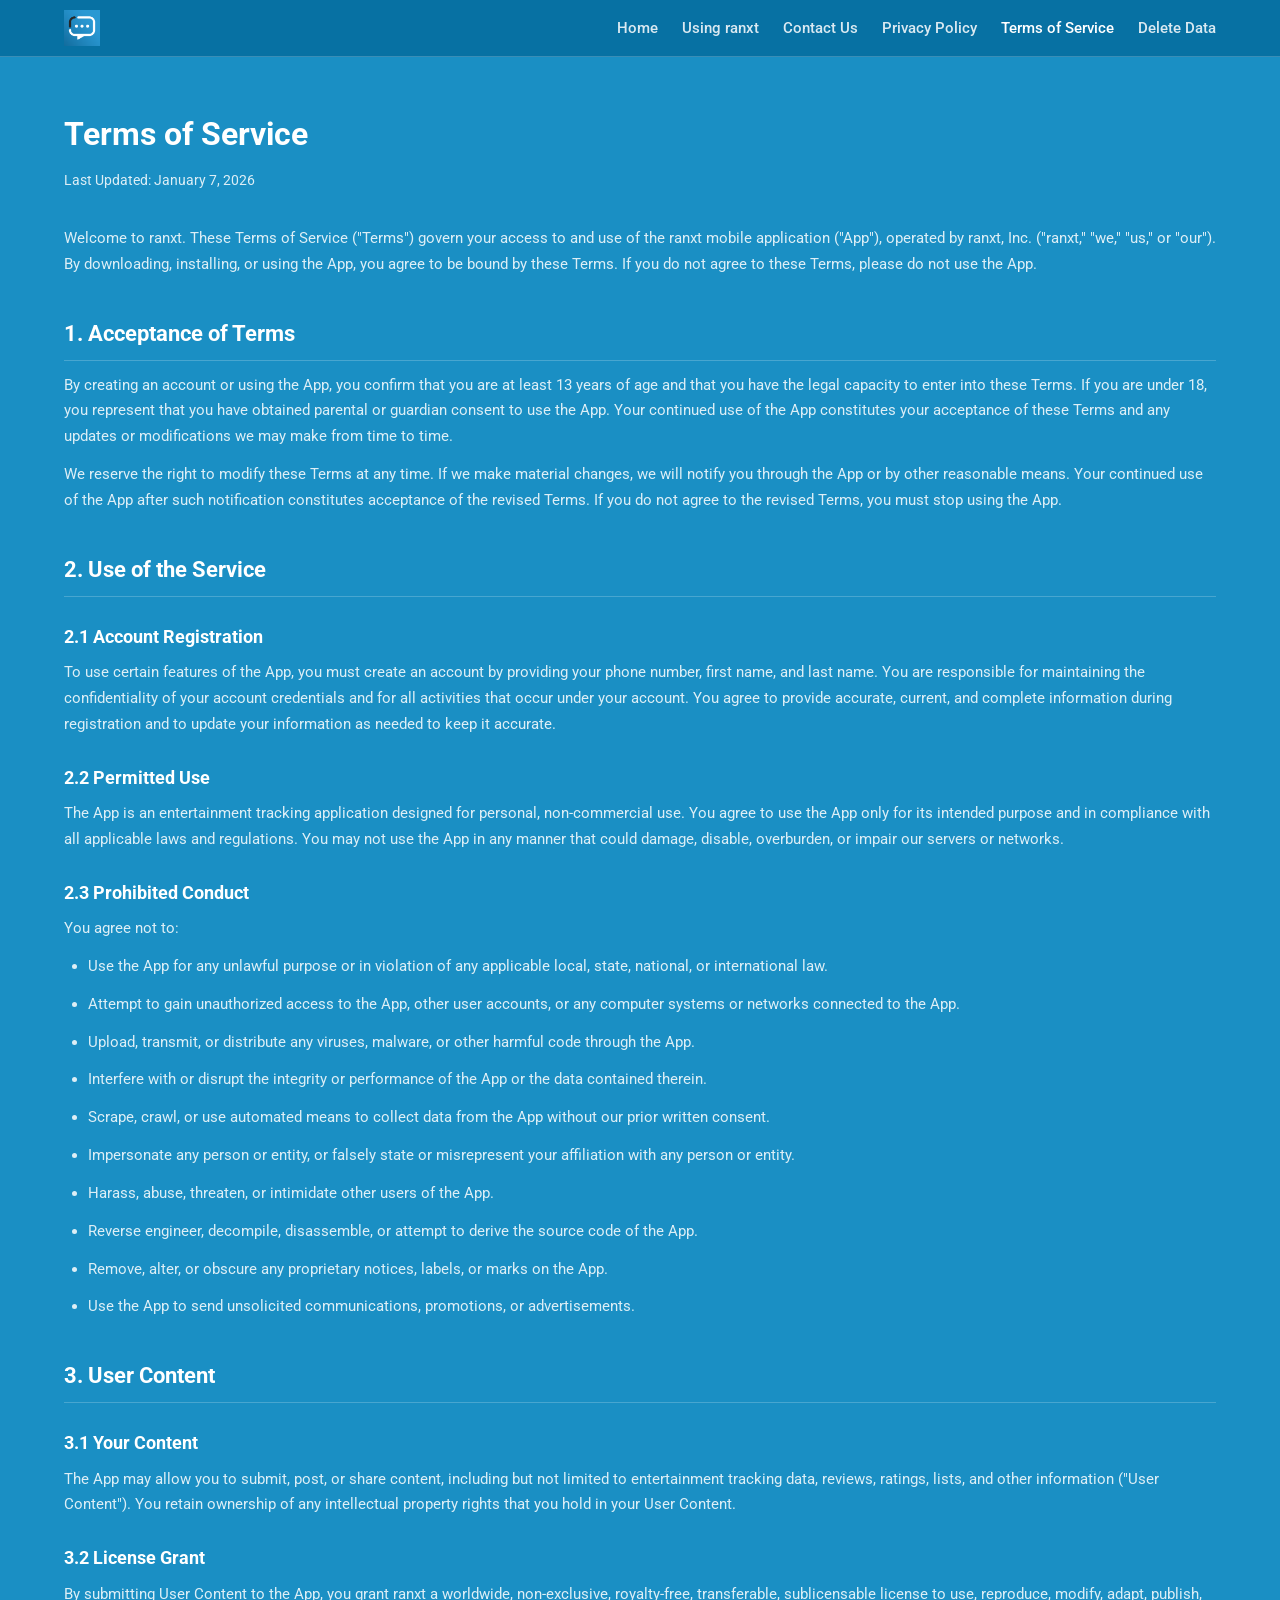
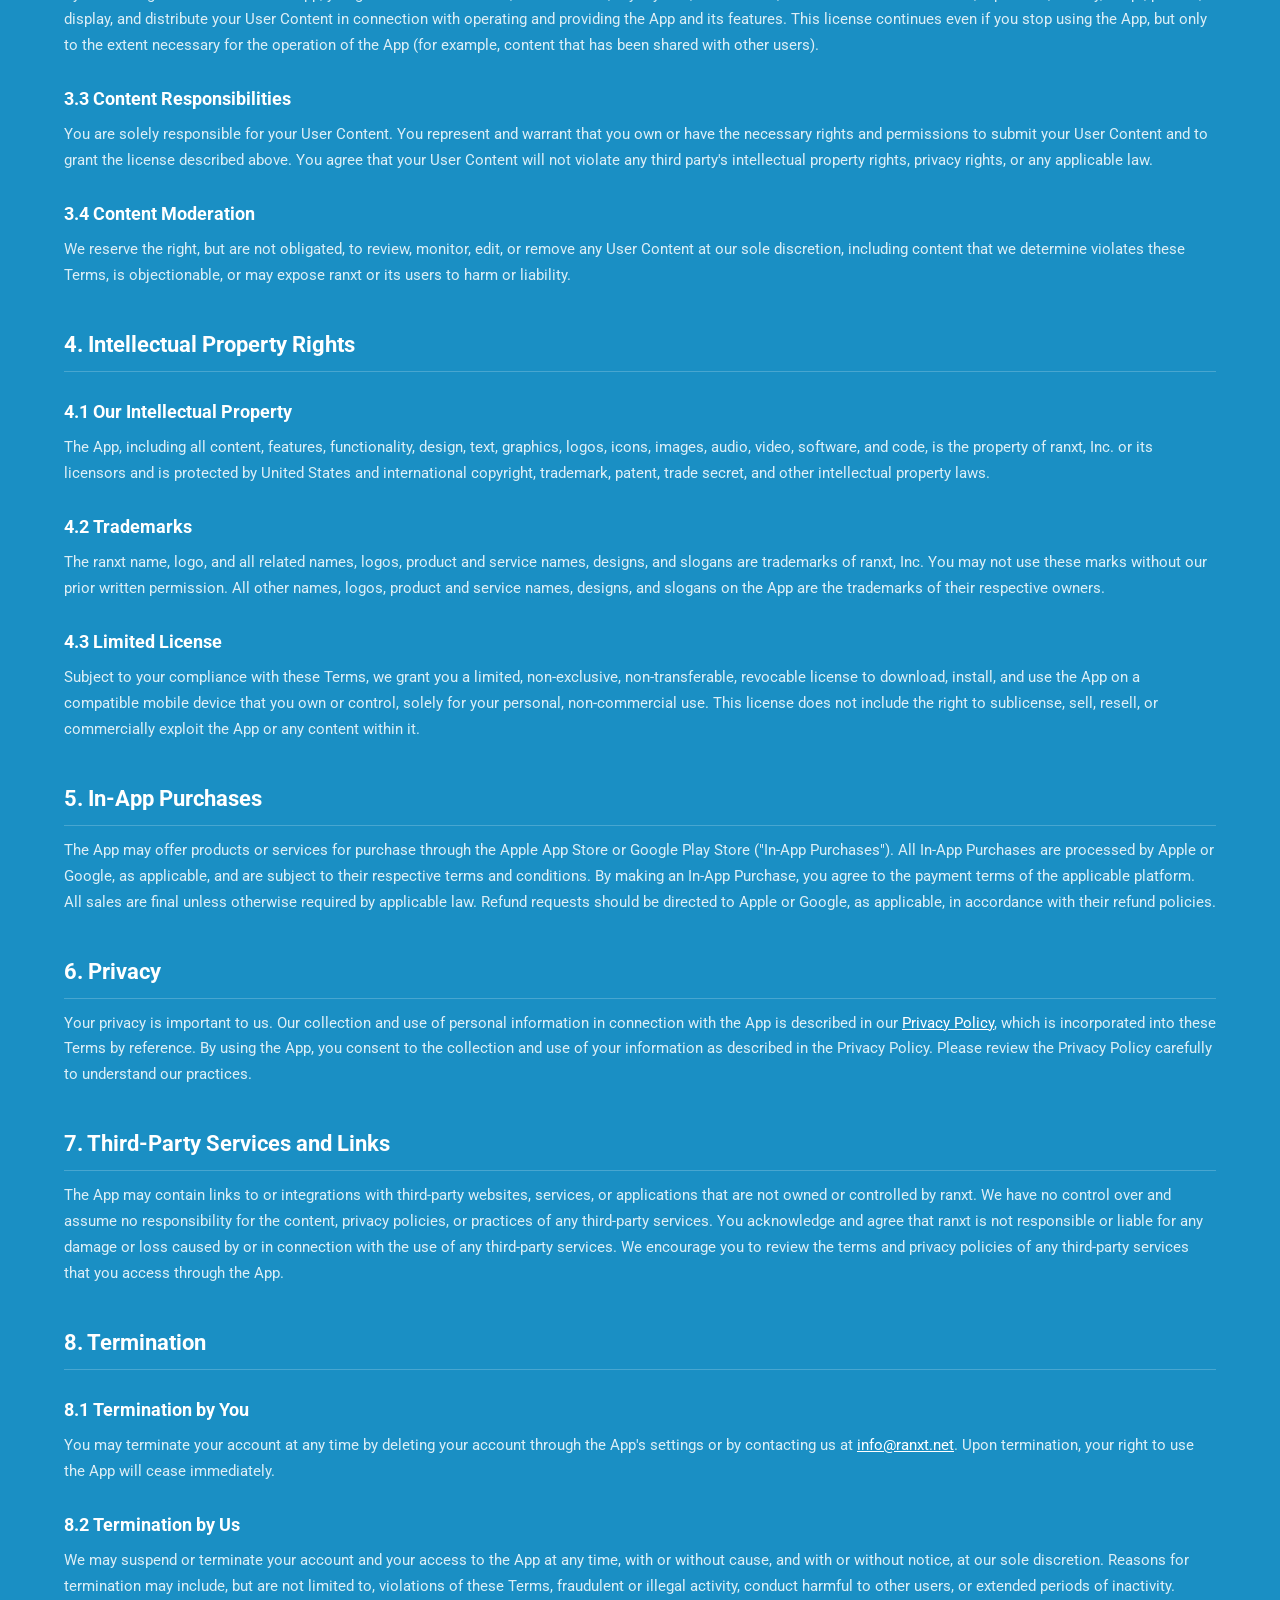
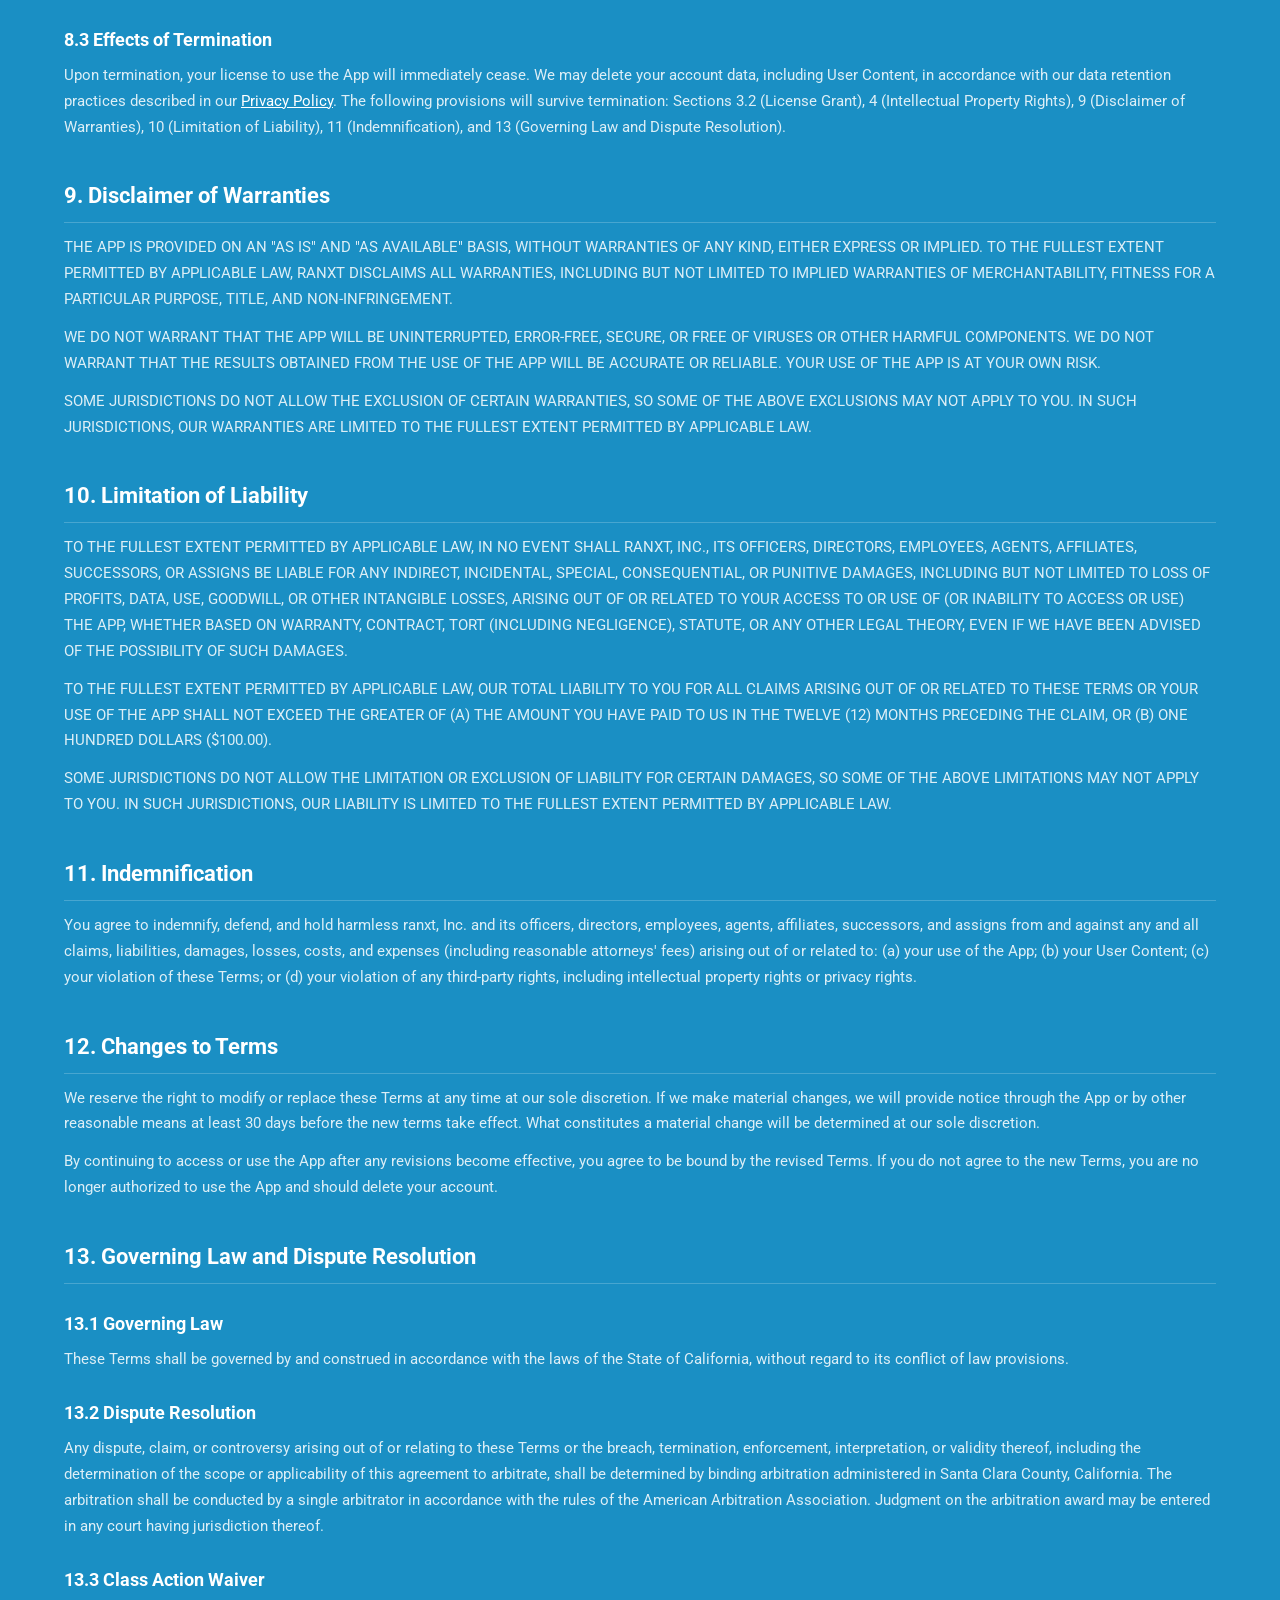
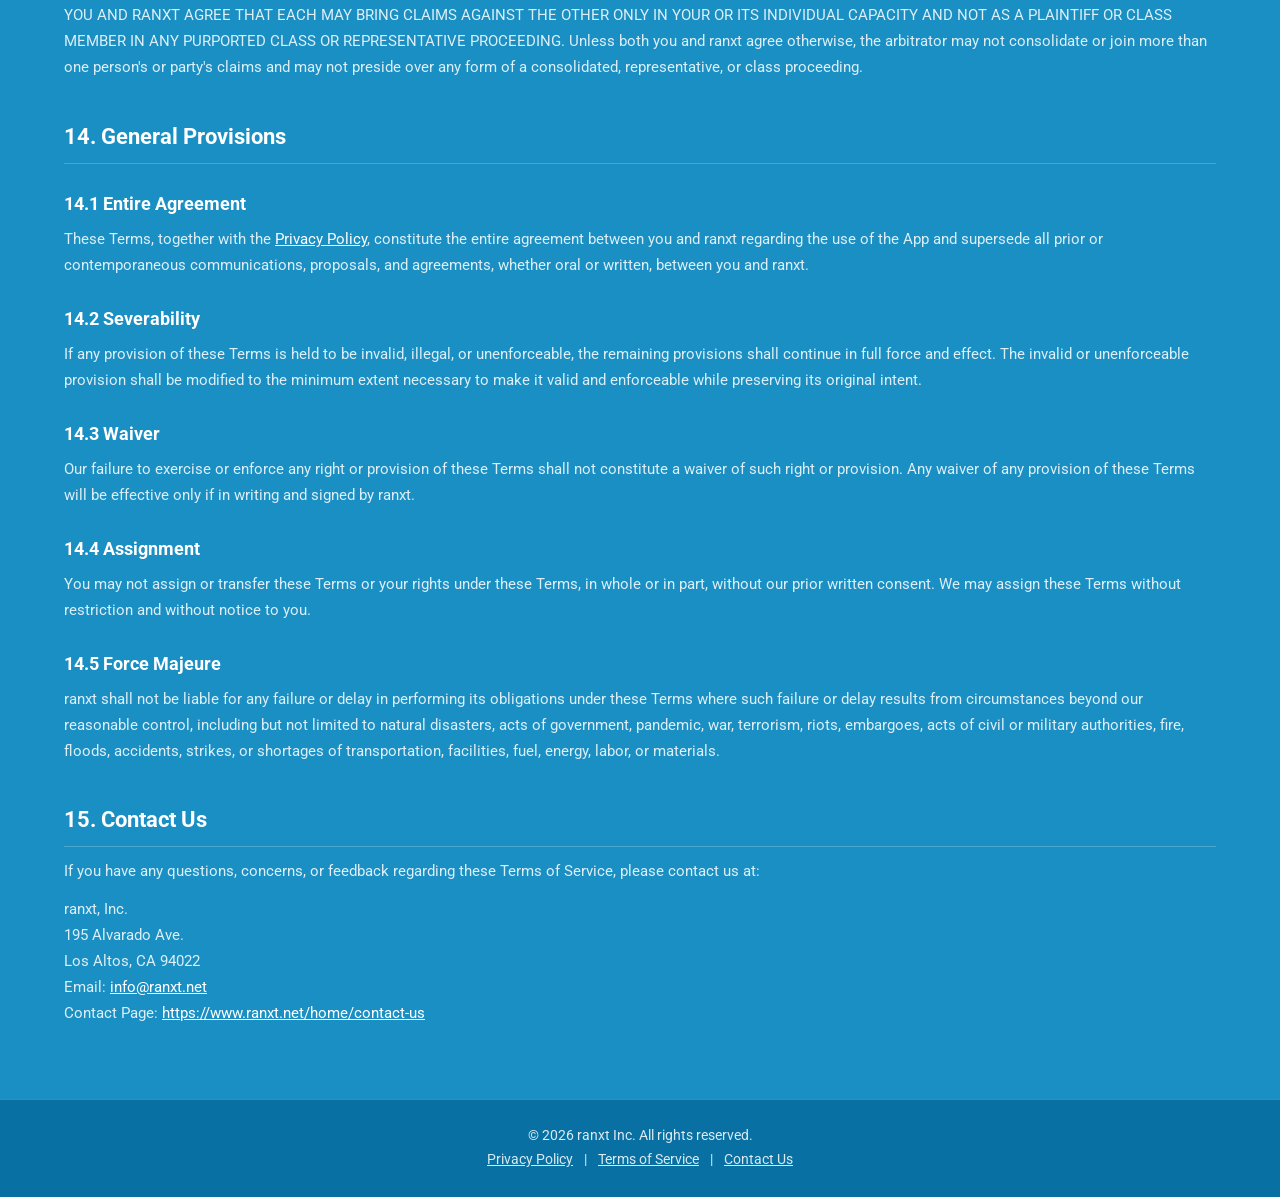
<file: terms-of-service.html>
<!DOCTYPE html>
<html lang="en">
<head>
  <meta charset="UTF-8">
  <meta name="viewport" content="width=device-width, initial-scale=1.0">
  <title>Terms of Service | ranxt</title>
  <link rel="icon" href="images/ranxt_icon_name.png" type="image/png">
  <link rel="preconnect" href="https://fonts.googleapis.com">
  <link href="https://fonts.googleapis.com/css2?family=Roboto:wght@400;500;700&display=swap" rel="stylesheet">
  <link rel="stylesheet" href="style.css">
</head>
<body>

<div id="site-nav"></div>
<script src="nav.js"></script>
<script>renderNav('terms');</script>

<section class="legal">
  <div class="container">

    <h1>Terms of Service</h1>
    <p class="last-updated">Last Updated: January 7, 2026</p>

    <p>Welcome to ranxt. These Terms of Service ("Terms") govern your access to and use of the ranxt mobile application ("App"), operated by ranxt, Inc. ("ranxt," "we," "us," or "our"). By downloading, installing, or using the App, you agree to be bound by these Terms. If you do not agree to these Terms, please do not use the App.</p>

    <h2>1. Acceptance of Terms</h2>
    <p>By creating an account or using the App, you confirm that you are at least 13 years of age and that you have the legal capacity to enter into these Terms. If you are under 18, you represent that you have obtained parental or guardian consent to use the App. Your continued use of the App constitutes your acceptance of these Terms and any updates or modifications we may make from time to time.</p>
    <p>We reserve the right to modify these Terms at any time. If we make material changes, we will notify you through the App or by other reasonable means. Your continued use of the App after such notification constitutes acceptance of the revised Terms. If you do not agree to the revised Terms, you must stop using the App.</p>

    <h2>2. Use of the Service</h2>

    <h3>2.1 Account Registration</h3>
    <p>To use certain features of the App, you must create an account by providing your phone number, first name, and last name. You are responsible for maintaining the confidentiality of your account credentials and for all activities that occur under your account. You agree to provide accurate, current, and complete information during registration and to update your information as needed to keep it accurate.</p>

    <h3>2.2 Permitted Use</h3>
    <p>The App is an entertainment tracking application designed for personal, non-commercial use. You agree to use the App only for its intended purpose and in compliance with all applicable laws and regulations. You may not use the App in any manner that could damage, disable, overburden, or impair our servers or networks.</p>

    <h3>2.3 Prohibited Conduct</h3>
    <p>You agree not to:</p>
    <ul>
      <li>Use the App for any unlawful purpose or in violation of any applicable local, state, national, or international law.</li>
      <li>Attempt to gain unauthorized access to the App, other user accounts, or any computer systems or networks connected to the App.</li>
      <li>Upload, transmit, or distribute any viruses, malware, or other harmful code through the App.</li>
      <li>Interfere with or disrupt the integrity or performance of the App or the data contained therein.</li>
      <li>Scrape, crawl, or use automated means to collect data from the App without our prior written consent.</li>
      <li>Impersonate any person or entity, or falsely state or misrepresent your affiliation with any person or entity.</li>
      <li>Harass, abuse, threaten, or intimidate other users of the App.</li>
      <li>Reverse engineer, decompile, disassemble, or attempt to derive the source code of the App.</li>
      <li>Remove, alter, or obscure any proprietary notices, labels, or marks on the App.</li>
      <li>Use the App to send unsolicited communications, promotions, or advertisements.</li>
    </ul>

    <h2>3. User Content</h2>

    <h3>3.1 Your Content</h3>
    <p>The App may allow you to submit, post, or share content, including but not limited to entertainment tracking data, reviews, ratings, lists, and other information ("User Content"). You retain ownership of any intellectual property rights that you hold in your User Content.</p>

    <h3>3.2 License Grant</h3>
    <p>By submitting User Content to the App, you grant ranxt a worldwide, non-exclusive, royalty-free, transferable, sublicensable license to use, reproduce, modify, adapt, publish, display, and distribute your User Content in connection with operating and providing the App and its features. This license continues even if you stop using the App, but only to the extent necessary for the operation of the App (for example, content that has been shared with other users).</p>

    <h3>3.3 Content Responsibilities</h3>
    <p>You are solely responsible for your User Content. You represent and warrant that you own or have the necessary rights and permissions to submit your User Content and to grant the license described above. You agree that your User Content will not violate any third party's intellectual property rights, privacy rights, or any applicable law.</p>

    <h3>3.4 Content Moderation</h3>
    <p>We reserve the right, but are not obligated, to review, monitor, edit, or remove any User Content at our sole discretion, including content that we determine violates these Terms, is objectionable, or may expose ranxt or its users to harm or liability.</p>

    <h2>4. Intellectual Property Rights</h2>

    <h3>4.1 Our Intellectual Property</h3>
    <p>The App, including all content, features, functionality, design, text, graphics, logos, icons, images, audio, video, software, and code, is the property of ranxt, Inc. or its licensors and is protected by United States and international copyright, trademark, patent, trade secret, and other intellectual property laws.</p>

    <h3>4.2 Trademarks</h3>
    <p>The ranxt name, logo, and all related names, logos, product and service names, designs, and slogans are trademarks of ranxt, Inc. You may not use these marks without our prior written permission. All other names, logos, product and service names, designs, and slogans on the App are the trademarks of their respective owners.</p>

    <h3>4.3 Limited License</h3>
    <p>Subject to your compliance with these Terms, we grant you a limited, non-exclusive, non-transferable, revocable license to download, install, and use the App on a compatible mobile device that you own or control, solely for your personal, non-commercial use. This license does not include the right to sublicense, sell, resell, or commercially exploit the App or any content within it.</p>

    <h2>5. In-App Purchases</h2>
    <p>The App may offer products or services for purchase through the Apple App Store or Google Play Store ("In-App Purchases"). All In-App Purchases are processed by Apple or Google, as applicable, and are subject to their respective terms and conditions. By making an In-App Purchase, you agree to the payment terms of the applicable platform. All sales are final unless otherwise required by applicable law. Refund requests should be directed to Apple or Google, as applicable, in accordance with their refund policies.</p>

    <h2>6. Privacy</h2>
    <p>Your privacy is important to us. Our collection and use of personal information in connection with the App is described in our <a href="https://www.ranxt.net/home/privacy-policy.html">Privacy Policy</a>, which is incorporated into these Terms by reference. By using the App, you consent to the collection and use of your information as described in the Privacy Policy. Please review the Privacy Policy carefully to understand our practices.</p>

    <h2>7. Third-Party Services and Links</h2>
    <p>The App may contain links to or integrations with third-party websites, services, or applications that are not owned or controlled by ranxt. We have no control over and assume no responsibility for the content, privacy policies, or practices of any third-party services. You acknowledge and agree that ranxt is not responsible or liable for any damage or loss caused by or in connection with the use of any third-party services. We encourage you to review the terms and privacy policies of any third-party services that you access through the App.</p>

    <h2>8. Termination</h2>

    <h3>8.1 Termination by You</h3>
    <p>You may terminate your account at any time by deleting your account through the App's settings or by contacting us at <a href="mailto:info@ranxt.net">info@ranxt.net</a>. Upon termination, your right to use the App will cease immediately.</p>

    <h3>8.2 Termination by Us</h3>
    <p>We may suspend or terminate your account and your access to the App at any time, with or without cause, and with or without notice, at our sole discretion. Reasons for termination may include, but are not limited to, violations of these Terms, fraudulent or illegal activity, conduct harmful to other users, or extended periods of inactivity.</p>

    <h3>8.3 Effects of Termination</h3>
    <p>Upon termination, your license to use the App will immediately cease. We may delete your account data, including User Content, in accordance with our data retention practices described in our <a href="https://www.ranxt.net/home/privacy-policy.html">Privacy Policy</a>. The following provisions will survive termination: Sections 3.2 (License Grant), 4 (Intellectual Property Rights), 9 (Disclaimer of Warranties), 10 (Limitation of Liability), 11 (Indemnification), and 13 (Governing Law and Dispute Resolution).</p>

    <h2>9. Disclaimer of Warranties</h2>
    <p>THE APP IS PROVIDED ON AN "AS IS" AND "AS AVAILABLE" BASIS, WITHOUT WARRANTIES OF ANY KIND, EITHER EXPRESS OR IMPLIED. TO THE FULLEST EXTENT PERMITTED BY APPLICABLE LAW, RANXT DISCLAIMS ALL WARRANTIES, INCLUDING BUT NOT LIMITED TO IMPLIED WARRANTIES OF MERCHANTABILITY, FITNESS FOR A PARTICULAR PURPOSE, TITLE, AND NON-INFRINGEMENT.</p>
    <p>WE DO NOT WARRANT THAT THE APP WILL BE UNINTERRUPTED, ERROR-FREE, SECURE, OR FREE OF VIRUSES OR OTHER HARMFUL COMPONENTS. WE DO NOT WARRANT THAT THE RESULTS OBTAINED FROM THE USE OF THE APP WILL BE ACCURATE OR RELIABLE. YOUR USE OF THE APP IS AT YOUR OWN RISK.</p>
    <p>SOME JURISDICTIONS DO NOT ALLOW THE EXCLUSION OF CERTAIN WARRANTIES, SO SOME OF THE ABOVE EXCLUSIONS MAY NOT APPLY TO YOU. IN SUCH JURISDICTIONS, OUR WARRANTIES ARE LIMITED TO THE FULLEST EXTENT PERMITTED BY APPLICABLE LAW.</p>

    <h2>10. Limitation of Liability</h2>
    <p>TO THE FULLEST EXTENT PERMITTED BY APPLICABLE LAW, IN NO EVENT SHALL RANXT, INC., ITS OFFICERS, DIRECTORS, EMPLOYEES, AGENTS, AFFILIATES, SUCCESSORS, OR ASSIGNS BE LIABLE FOR ANY INDIRECT, INCIDENTAL, SPECIAL, CONSEQUENTIAL, OR PUNITIVE DAMAGES, INCLUDING BUT NOT LIMITED TO LOSS OF PROFITS, DATA, USE, GOODWILL, OR OTHER INTANGIBLE LOSSES, ARISING OUT OF OR RELATED TO YOUR ACCESS TO OR USE OF (OR INABILITY TO ACCESS OR USE) THE APP, WHETHER BASED ON WARRANTY, CONTRACT, TORT (INCLUDING NEGLIGENCE), STATUTE, OR ANY OTHER LEGAL THEORY, EVEN IF WE HAVE BEEN ADVISED OF THE POSSIBILITY OF SUCH DAMAGES.</p>
    <p>TO THE FULLEST EXTENT PERMITTED BY APPLICABLE LAW, OUR TOTAL LIABILITY TO YOU FOR ALL CLAIMS ARISING OUT OF OR RELATED TO THESE TERMS OR YOUR USE OF THE APP SHALL NOT EXCEED THE GREATER OF (A) THE AMOUNT YOU HAVE PAID TO US IN THE TWELVE (12) MONTHS PRECEDING THE CLAIM, OR (B) ONE HUNDRED DOLLARS ($100.00).</p>
    <p>SOME JURISDICTIONS DO NOT ALLOW THE LIMITATION OR EXCLUSION OF LIABILITY FOR CERTAIN DAMAGES, SO SOME OF THE ABOVE LIMITATIONS MAY NOT APPLY TO YOU. IN SUCH JURISDICTIONS, OUR LIABILITY IS LIMITED TO THE FULLEST EXTENT PERMITTED BY APPLICABLE LAW.</p>

    <h2>11. Indemnification</h2>
    <p>You agree to indemnify, defend, and hold harmless ranxt, Inc. and its officers, directors, employees, agents, affiliates, successors, and assigns from and against any and all claims, liabilities, damages, losses, costs, and expenses (including reasonable attorneys' fees) arising out of or related to: (a) your use of the App; (b) your User Content; (c) your violation of these Terms; or (d) your violation of any third-party rights, including intellectual property rights or privacy rights.</p>

    <h2>12. Changes to Terms</h2>
    <p>We reserve the right to modify or replace these Terms at any time at our sole discretion. If we make material changes, we will provide notice through the App or by other reasonable means at least 30 days before the new terms take effect. What constitutes a material change will be determined at our sole discretion.</p>
    <p>By continuing to access or use the App after any revisions become effective, you agree to be bound by the revised Terms. If you do not agree to the new Terms, you are no longer authorized to use the App and should delete your account.</p>

    <h2>13. Governing Law and Dispute Resolution</h2>

    <h3>13.1 Governing Law</h3>
    <p>These Terms shall be governed by and construed in accordance with the laws of the State of California, without regard to its conflict of law provisions.</p>

    <h3>13.2 Dispute Resolution</h3>
    <p>Any dispute, claim, or controversy arising out of or relating to these Terms or the breach, termination, enforcement, interpretation, or validity thereof, including the determination of the scope or applicability of this agreement to arbitrate, shall be determined by binding arbitration administered in Santa Clara County, California. The arbitration shall be conducted by a single arbitrator in accordance with the rules of the American Arbitration Association. Judgment on the arbitration award may be entered in any court having jurisdiction thereof.</p>

    <h3>13.3 Class Action Waiver</h3>
    <p>YOU AND RANXT AGREE THAT EACH MAY BRING CLAIMS AGAINST THE OTHER ONLY IN YOUR OR ITS INDIVIDUAL CAPACITY AND NOT AS A PLAINTIFF OR CLASS MEMBER IN ANY PURPORTED CLASS OR REPRESENTATIVE PROCEEDING. Unless both you and ranxt agree otherwise, the arbitrator may not consolidate or join more than one person's or party's claims and may not preside over any form of a consolidated, representative, or class proceeding.</p>

    <h2>14. General Provisions</h2>

    <h3>14.1 Entire Agreement</h3>
    <p>These Terms, together with the <a href="https://www.ranxt.net/home/privacy-policy.html">Privacy Policy</a>, constitute the entire agreement between you and ranxt regarding the use of the App and supersede all prior or contemporaneous communications, proposals, and agreements, whether oral or written, between you and ranxt.</p>

    <h3>14.2 Severability</h3>
    <p>If any provision of these Terms is held to be invalid, illegal, or unenforceable, the remaining provisions shall continue in full force and effect. The invalid or unenforceable provision shall be modified to the minimum extent necessary to make it valid and enforceable while preserving its original intent.</p>

    <h3>14.3 Waiver</h3>
    <p>Our failure to exercise or enforce any right or provision of these Terms shall not constitute a waiver of such right or provision. Any waiver of any provision of these Terms will be effective only if in writing and signed by ranxt.</p>

    <h3>14.4 Assignment</h3>
    <p>You may not assign or transfer these Terms or your rights under these Terms, in whole or in part, without our prior written consent. We may assign these Terms without restriction and without notice to you.</p>

    <h3>14.5 Force Majeure</h3>
    <p>ranxt shall not be liable for any failure or delay in performing its obligations under these Terms where such failure or delay results from circumstances beyond our reasonable control, including but not limited to natural disasters, acts of government, pandemic, war, terrorism, riots, embargoes, acts of civil or military authorities, fire, floods, accidents, strikes, or shortages of transportation, facilities, fuel, energy, labor, or materials.</p>

    <h2>15. Contact Us</h2>
    <p>If you have any questions, concerns, or feedback regarding these Terms of Service, please contact us at:</p>
    <p>ranxt, Inc.<br>
    195 Alvarado Ave.<br>
    Los Altos, CA 94022<br>
    Email: <a href="mailto:info@ranxt.net">info@ranxt.net</a><br>
    Contact Page: <a href="https://www.ranxt.net/home/contact-us">https://www.ranxt.net/home/contact-us</a></p>

  </div>
</section>

<footer>
  <p>&copy; 2026 ranxt Inc. All rights reserved.</p>
  <p><a href="https://www.ranxt.net/home/privacy-policy.html">Privacy Policy</a> | <a href="https://www.ranxt.net/home/terms-of-service.html">Terms of Service</a> | <a href="contact.html">Contact Us</a></p>
</footer>

</body>
</html>
</file>
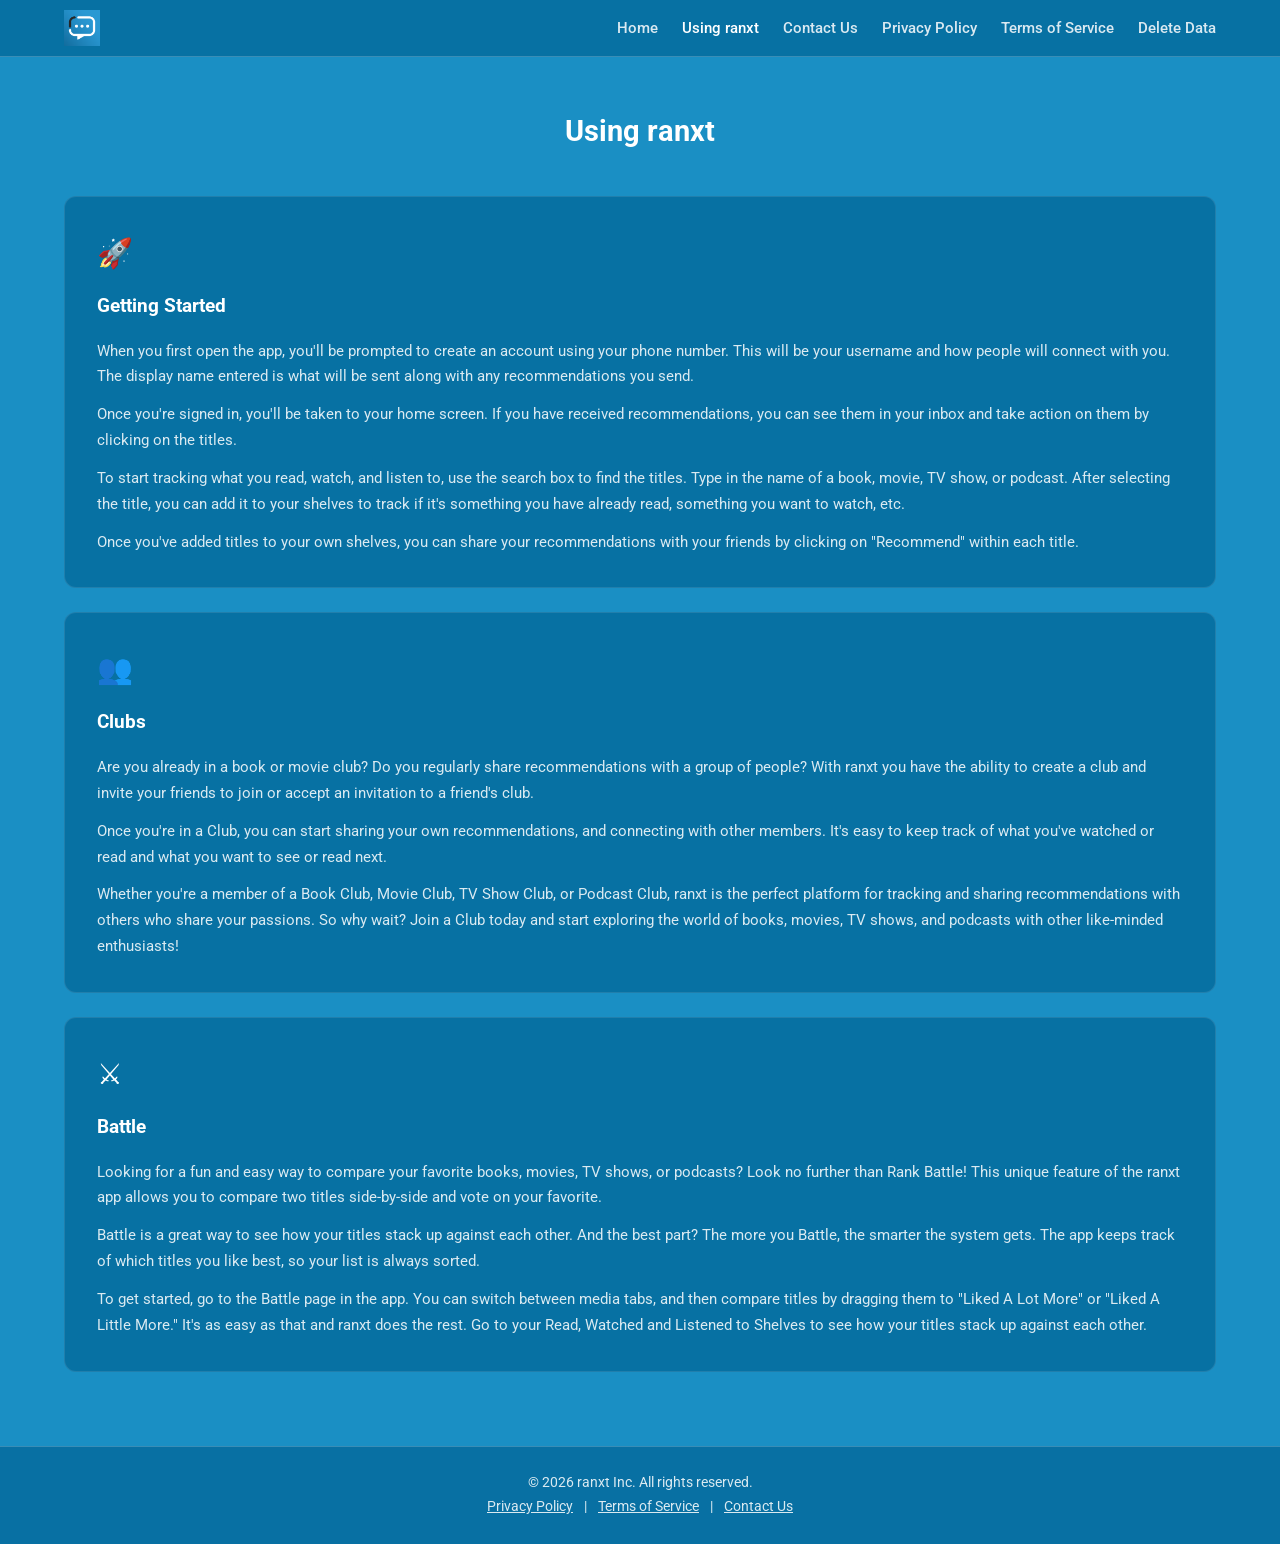
<file: using-ranxt.html>
<!DOCTYPE html>
<html lang="en">
<head>
  <meta charset="UTF-8">
  <meta name="viewport" content="width=device-width, initial-scale=1.0">
  <title>Using ranxt</title>
  <link rel="icon" href="images/ranxt_icon_name.png" type="image/png">
  <link rel="preconnect" href="https://fonts.googleapis.com">
  <link href="https://fonts.googleapis.com/css2?family=Roboto:wght@400;500;700&display=swap" rel="stylesheet">
  <link rel="stylesheet" href="style.css">
</head>
<body>

<div id="site-nav"></div>
<script src="nav.js"></script>
<script>renderNav('using');</script>

<section class="how-to-section">
  <div class="container">
    <h2>Using ranxt</h2>

    <div class="how-to-card">
      <div class="icon">🚀</div>
      <h3>Getting Started</h3>
      <p>When you first open the app, you'll be prompted to create an account using your phone number. This will be your username and how people will connect with you. The display name entered is what will be sent along with any recommendations you send.</p>
      <p>Once you're signed in, you'll be taken to your home screen. If you have received recommendations, you can see them in your inbox and take action on them by clicking on the titles.</p>
      <p>To start tracking what you read, watch, and listen to, use the search box to find the titles. Type in the name of a book, movie, TV show, or podcast. After selecting the title, you can add it to your shelves to track if it's something you have already read, something you want to watch, etc.</p>
      <p>Once you've added titles to your own shelves, you can share your recommendations with your friends by clicking on "Recommend" within each title.</p>
    </div>

    <div class="how-to-card">
      <div class="icon">👥</div>
      <h3>Clubs</h3>
      <p>Are you already in a book or movie club? Do you regularly share recommendations with a group of people? With ranxt you have the ability to create a club and invite your friends to join or accept an invitation to a friend's club.</p>
      <p>Once you're in a Club, you can start sharing your own recommendations, and connecting with other members. It's easy to keep track of what you've watched or read and what you want to see or read next.</p>
      <p>Whether you're a member of a Book Club, Movie Club, TV Show Club, or Podcast Club, ranxt is the perfect platform for tracking and sharing recommendations with others who share your passions. So why wait? Join a Club today and start exploring the world of books, movies, TV shows, and podcasts with other like-minded enthusiasts!</p>
    </div>

    <div class="how-to-card">
      <div class="icon">⚔️</div>
      <h3>Battle</h3>
      <p>Looking for a fun and easy way to compare your favorite books, movies, TV shows, or podcasts? Look no further than Rank Battle! This unique feature of the ranxt app allows you to compare two titles side-by-side and vote on your favorite.</p>
      <p>Battle is a great way to see how your titles stack up against each other. And the best part? The more you Battle, the smarter the system gets. The app keeps track of which titles you like best, so your list is always sorted.</p>
      <p>To get started, go to the Battle page in the app. You can switch between media tabs, and then compare titles by dragging them to "Liked A Lot More" or "Liked A Little More." It's as easy as that and ranxt does the rest. Go to your Read, Watched and Listened to Shelves to see how your titles stack up against each other.</p>
    </div>

  </div>
</section>

<footer>
  <p>&copy; 2026 ranxt Inc. All rights reserved.</p>
  <p><a href="home/privacy-policy.html">Privacy Policy</a> | <a href="home/terms-of-service.html">Terms of Service</a> | <a href="home/contact-us.html">Contact Us</a></p>
</footer>

</body>
</html>
</file>
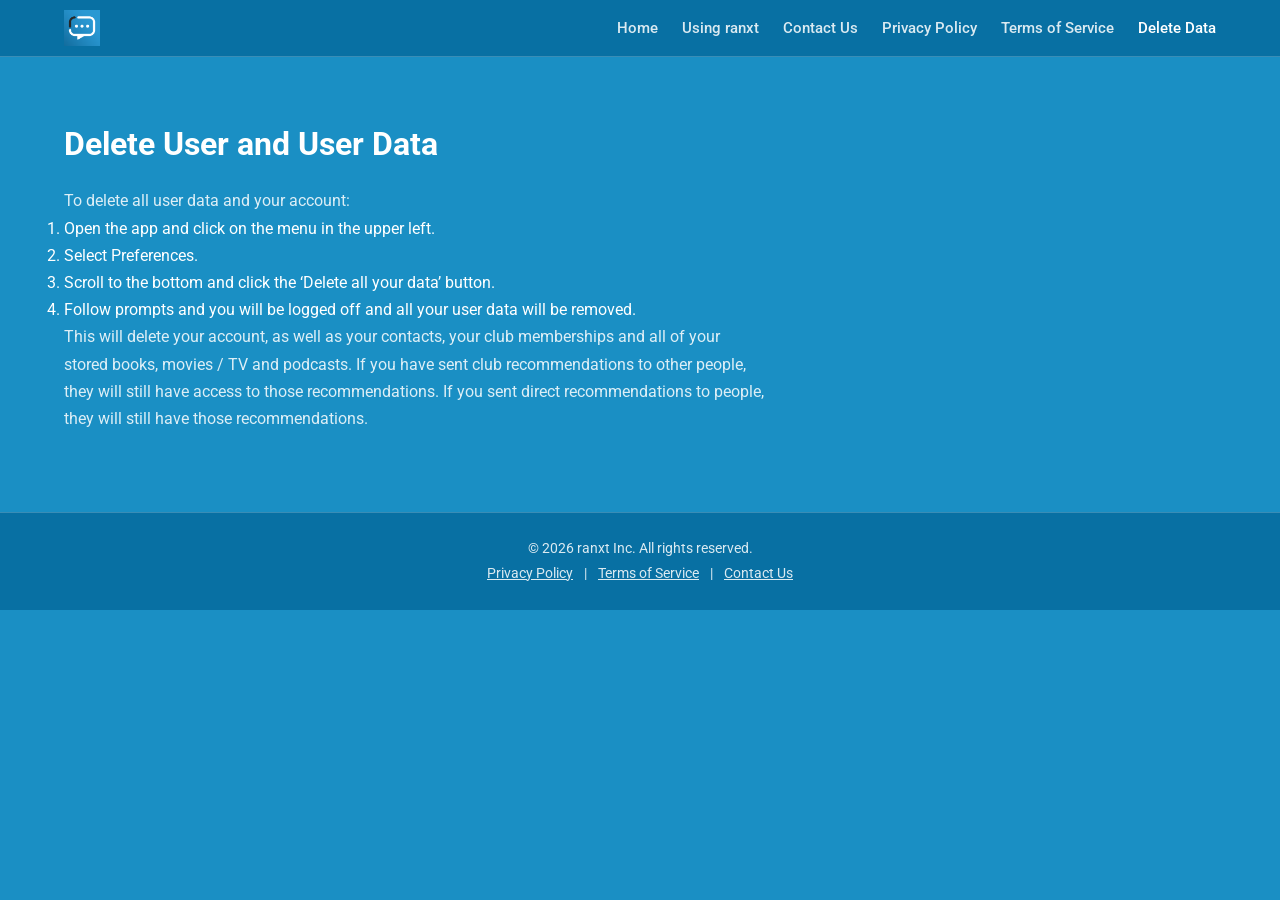
<file: home/delete-data.html>
<!DOCTYPE html>
<html lang="en">
<head>
  <meta charset="UTF-8">
  <meta name="viewport" content="width=device-width, initial-scale=1.0">
  <title>Delete User and User Data | ranxt</title>
  <link rel="icon" href="../images/ranxt_icon_name.png" type="image/png">
  <link rel="preconnect" href="https://fonts.googleapis.com">
  <link href="https://fonts.googleapis.com/css2?family=Roboto:wght@400;500;700&display=swap" rel="stylesheet">
  <link rel="stylesheet" href="../style.css">
</head>
<body>

<div id="site-nav"></div>
<script src="../nav.js"></script>
<script>renderNav('delete');</script>

<section class="simple-page">
  <div class="container">
    <h1>Delete User and User Data</h1>
    <p>To delete all user data and your account:</p>
    <ol>
      <li>Open the app and click on the menu in the upper left.</li>
      <li>Select Preferences.</li>
      <li>Scroll to the bottom and click the &lsquo;Delete all your data&rsquo; button.</li>
      <li>Follow prompts and you will be logged off and all your user data will be removed.</li>
    </ol>
    <p>This will delete your account, as well as your contacts, your club memberships and all of your stored books, movies / TV and podcasts. If you have sent club recommendations to other people, they will still have access to those recommendations. If you sent direct recommendations to people, they will still have those recommendations.</p>
  </div>
</section>

<footer>
  <p>&copy; 2026 ranxt Inc. All rights reserved.</p>
  <p><a href="https://www.ranxt.net/home/privacy-policy.html">Privacy Policy</a> | <a href="https://www.ranxt.net/home/terms-of-service.html">Terms of Service</a> | <a href="contact-us.html">Contact Us</a></p>
</footer>

</body>
</html>
</file>
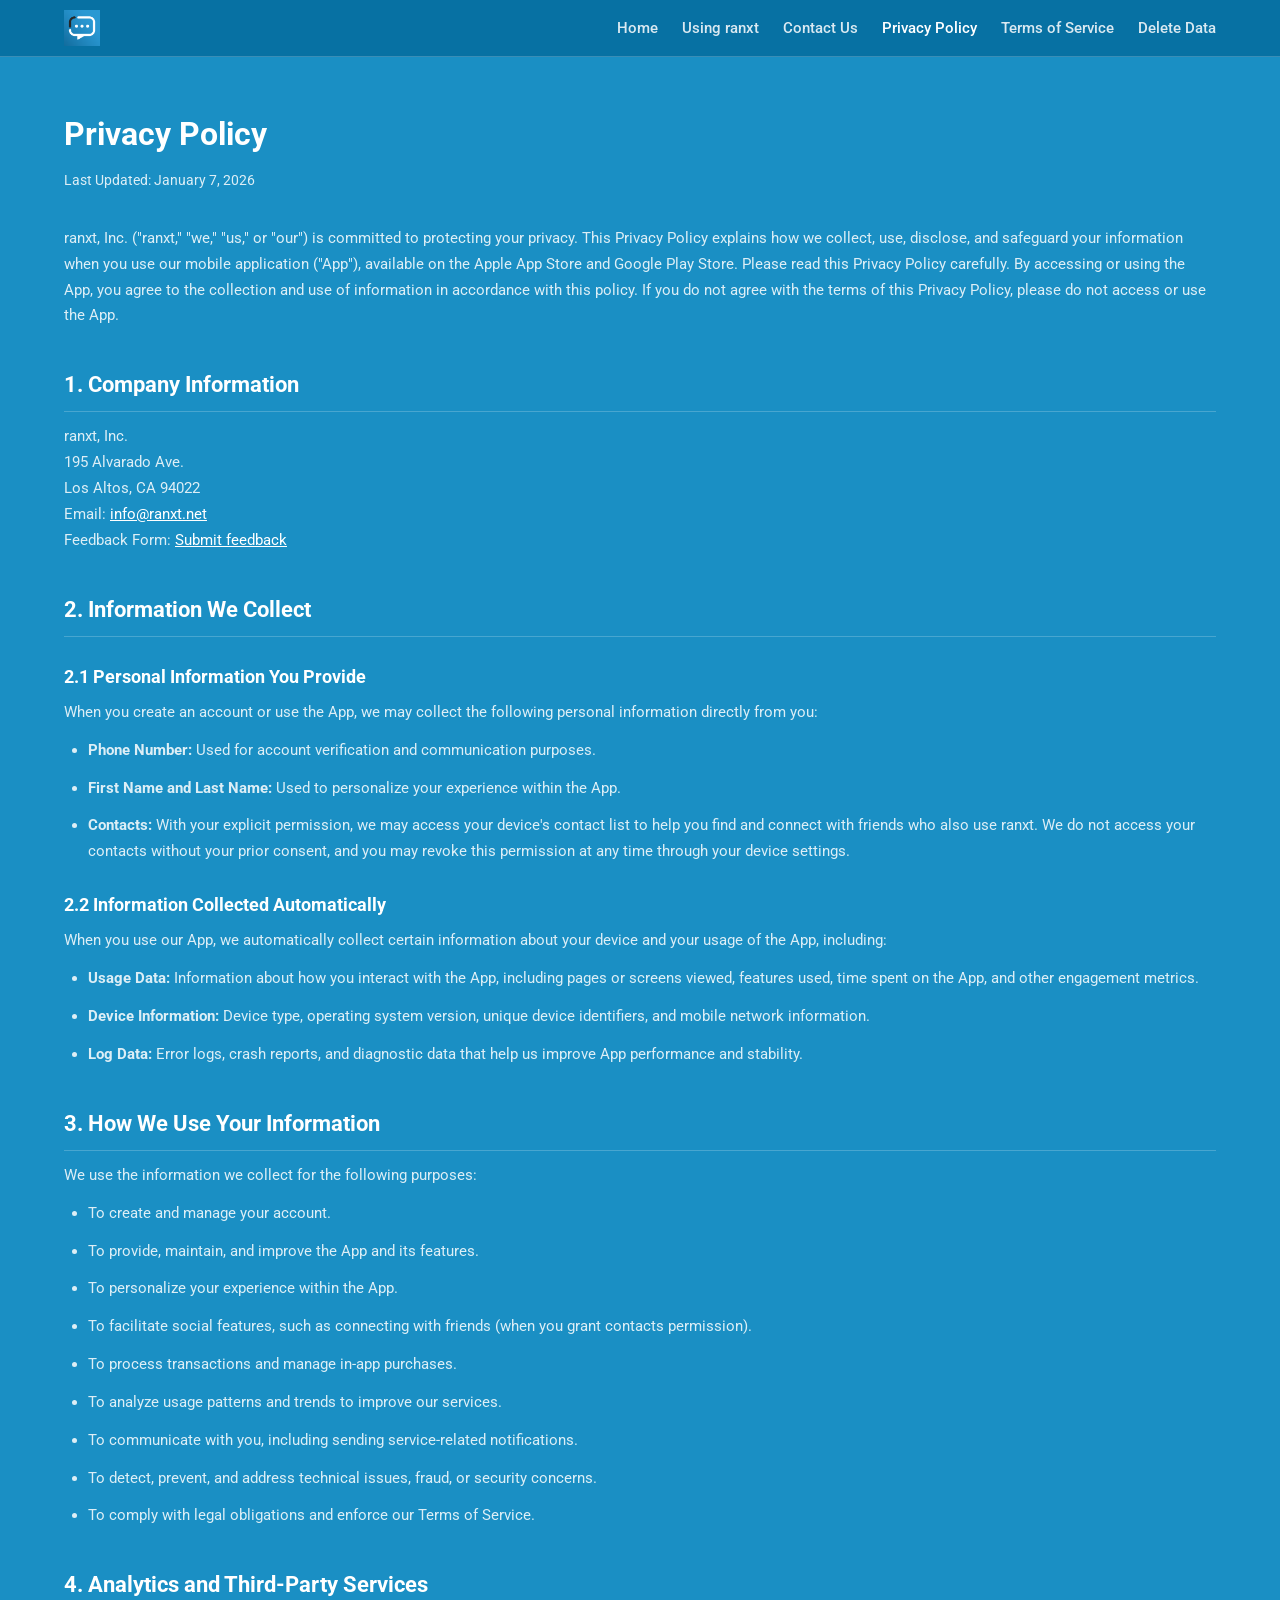
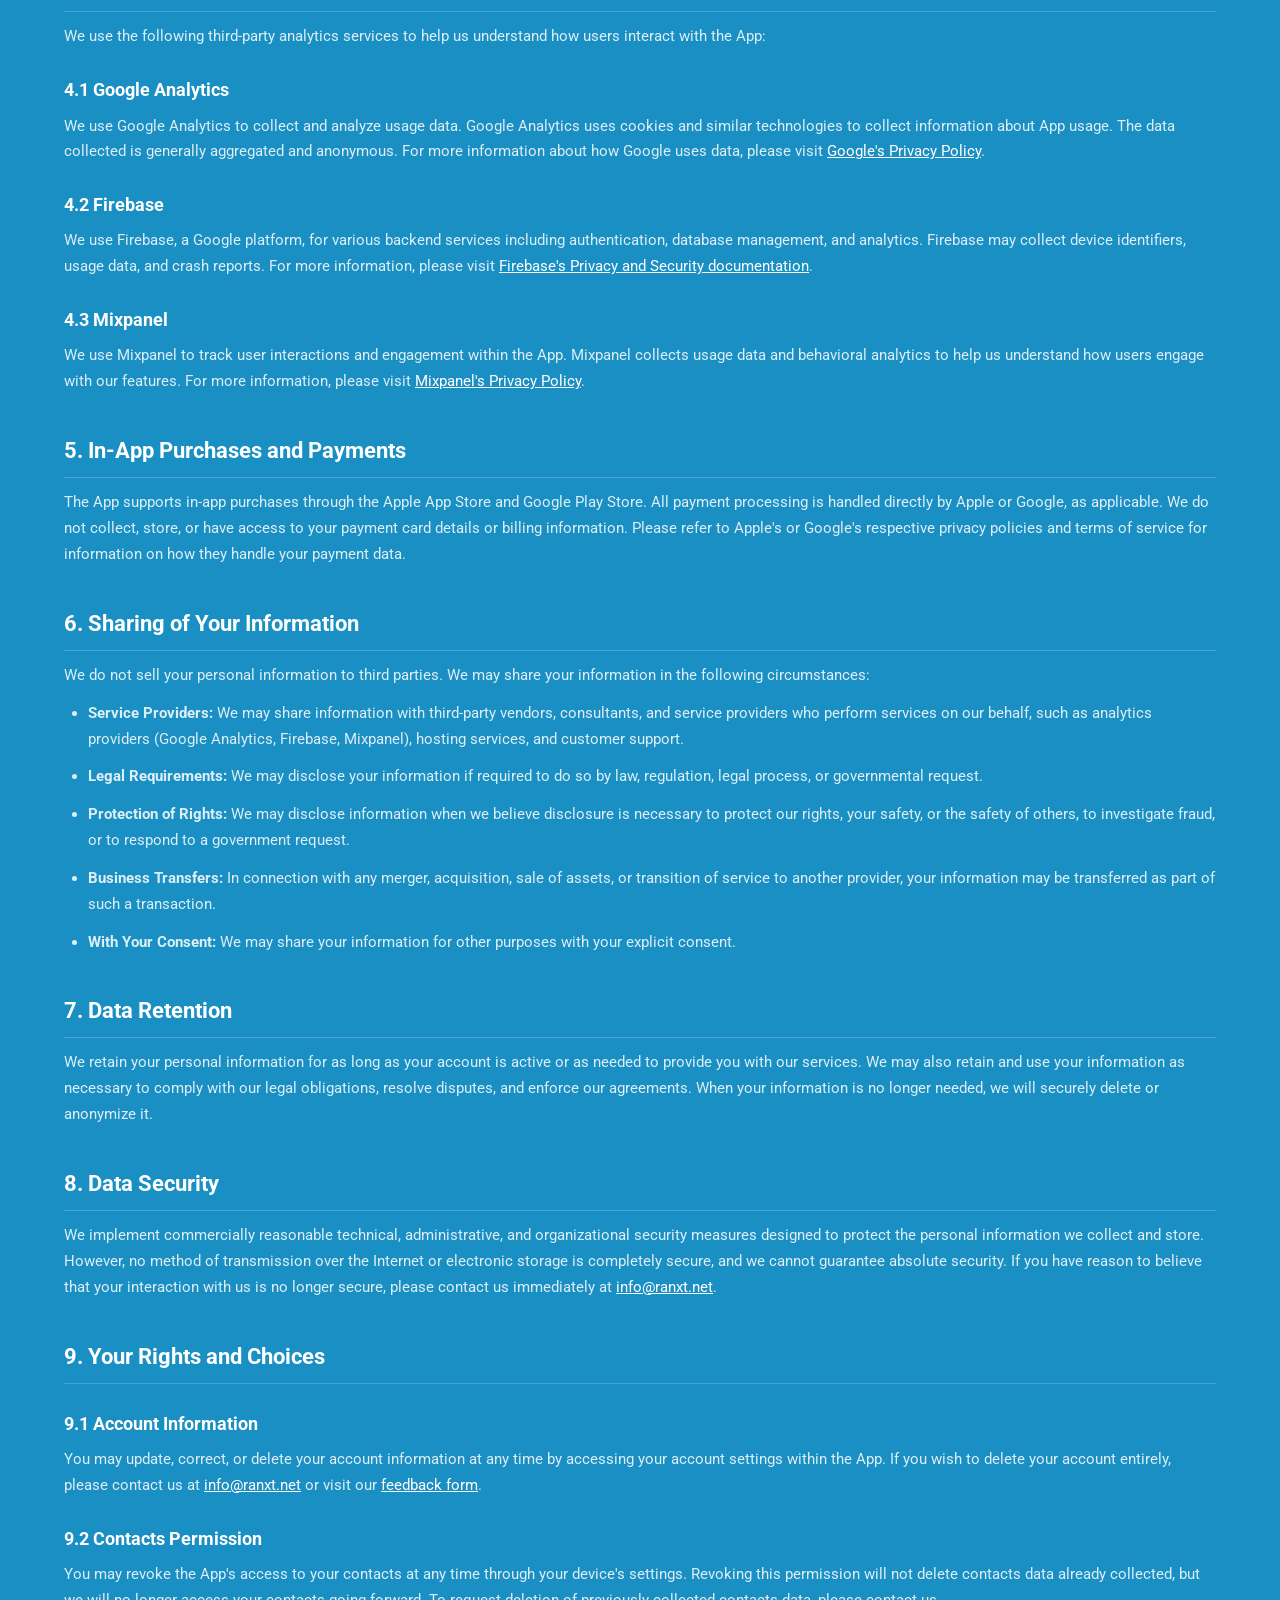
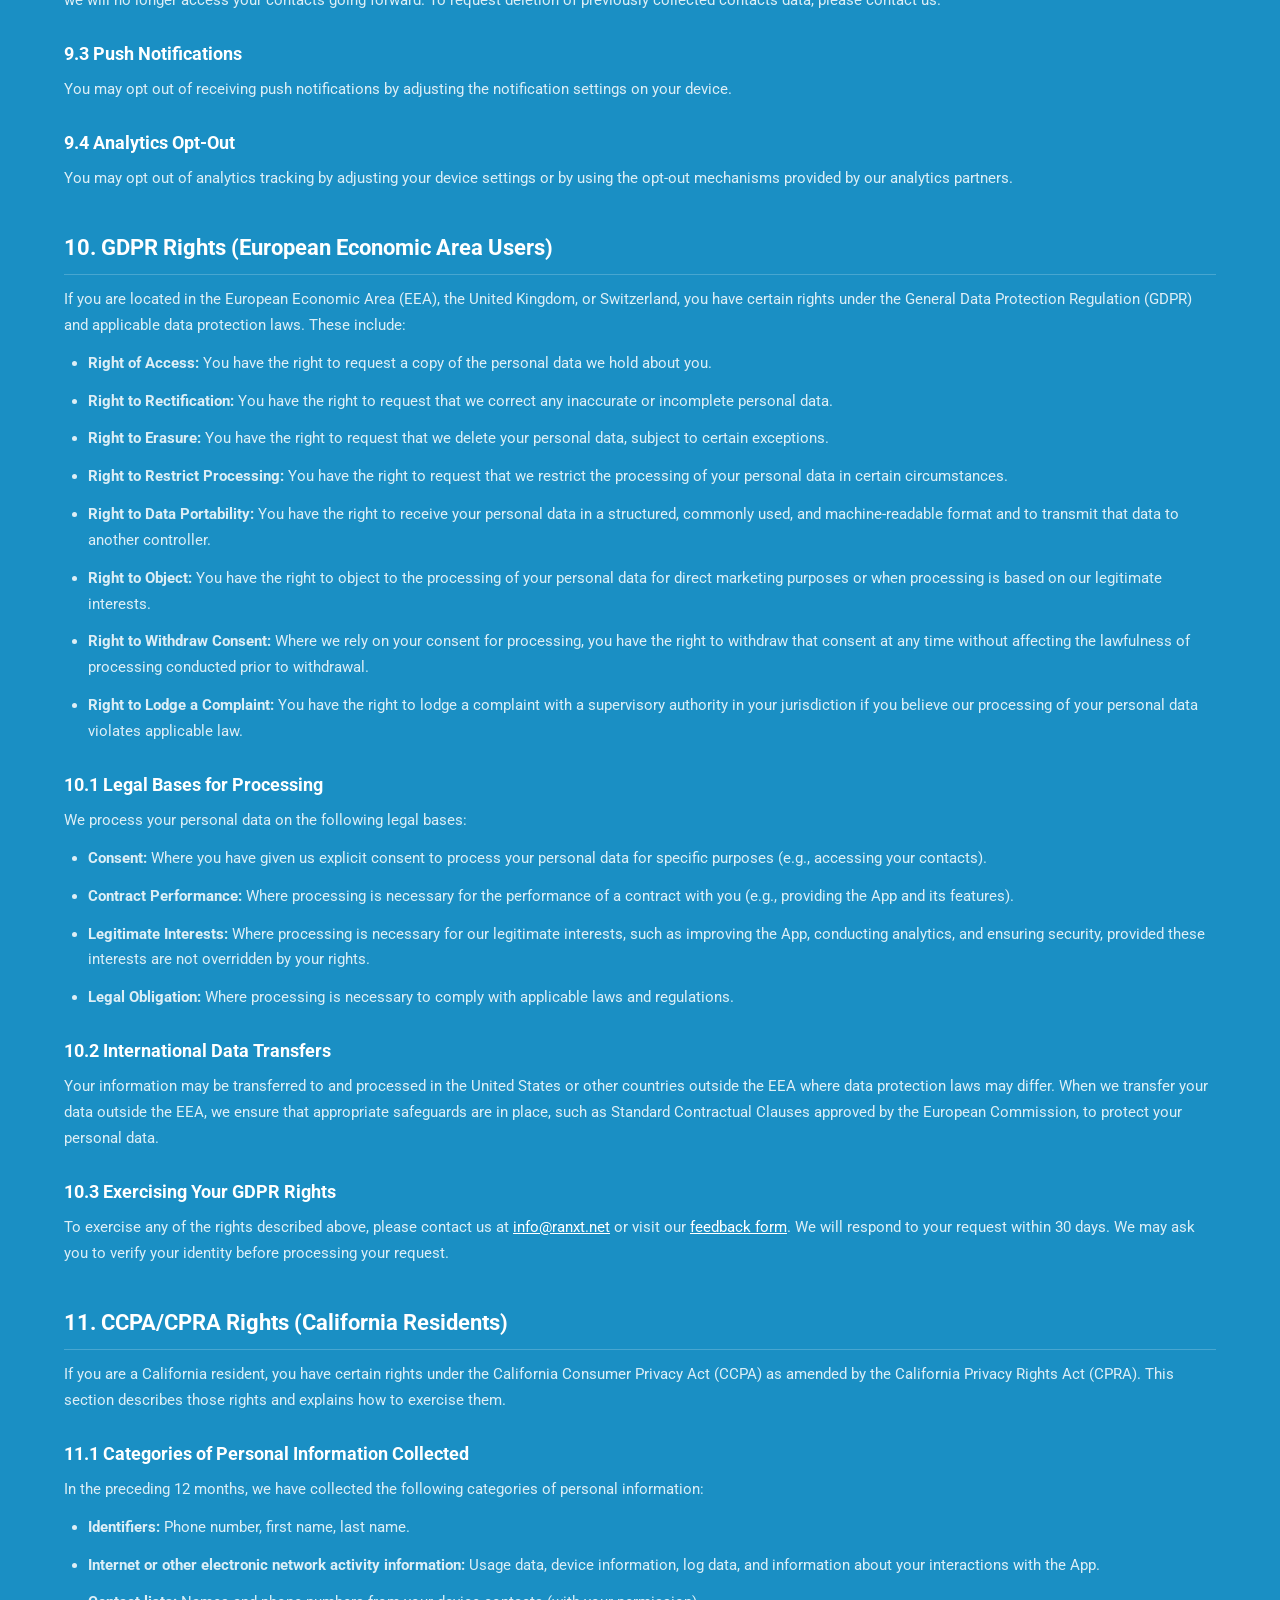
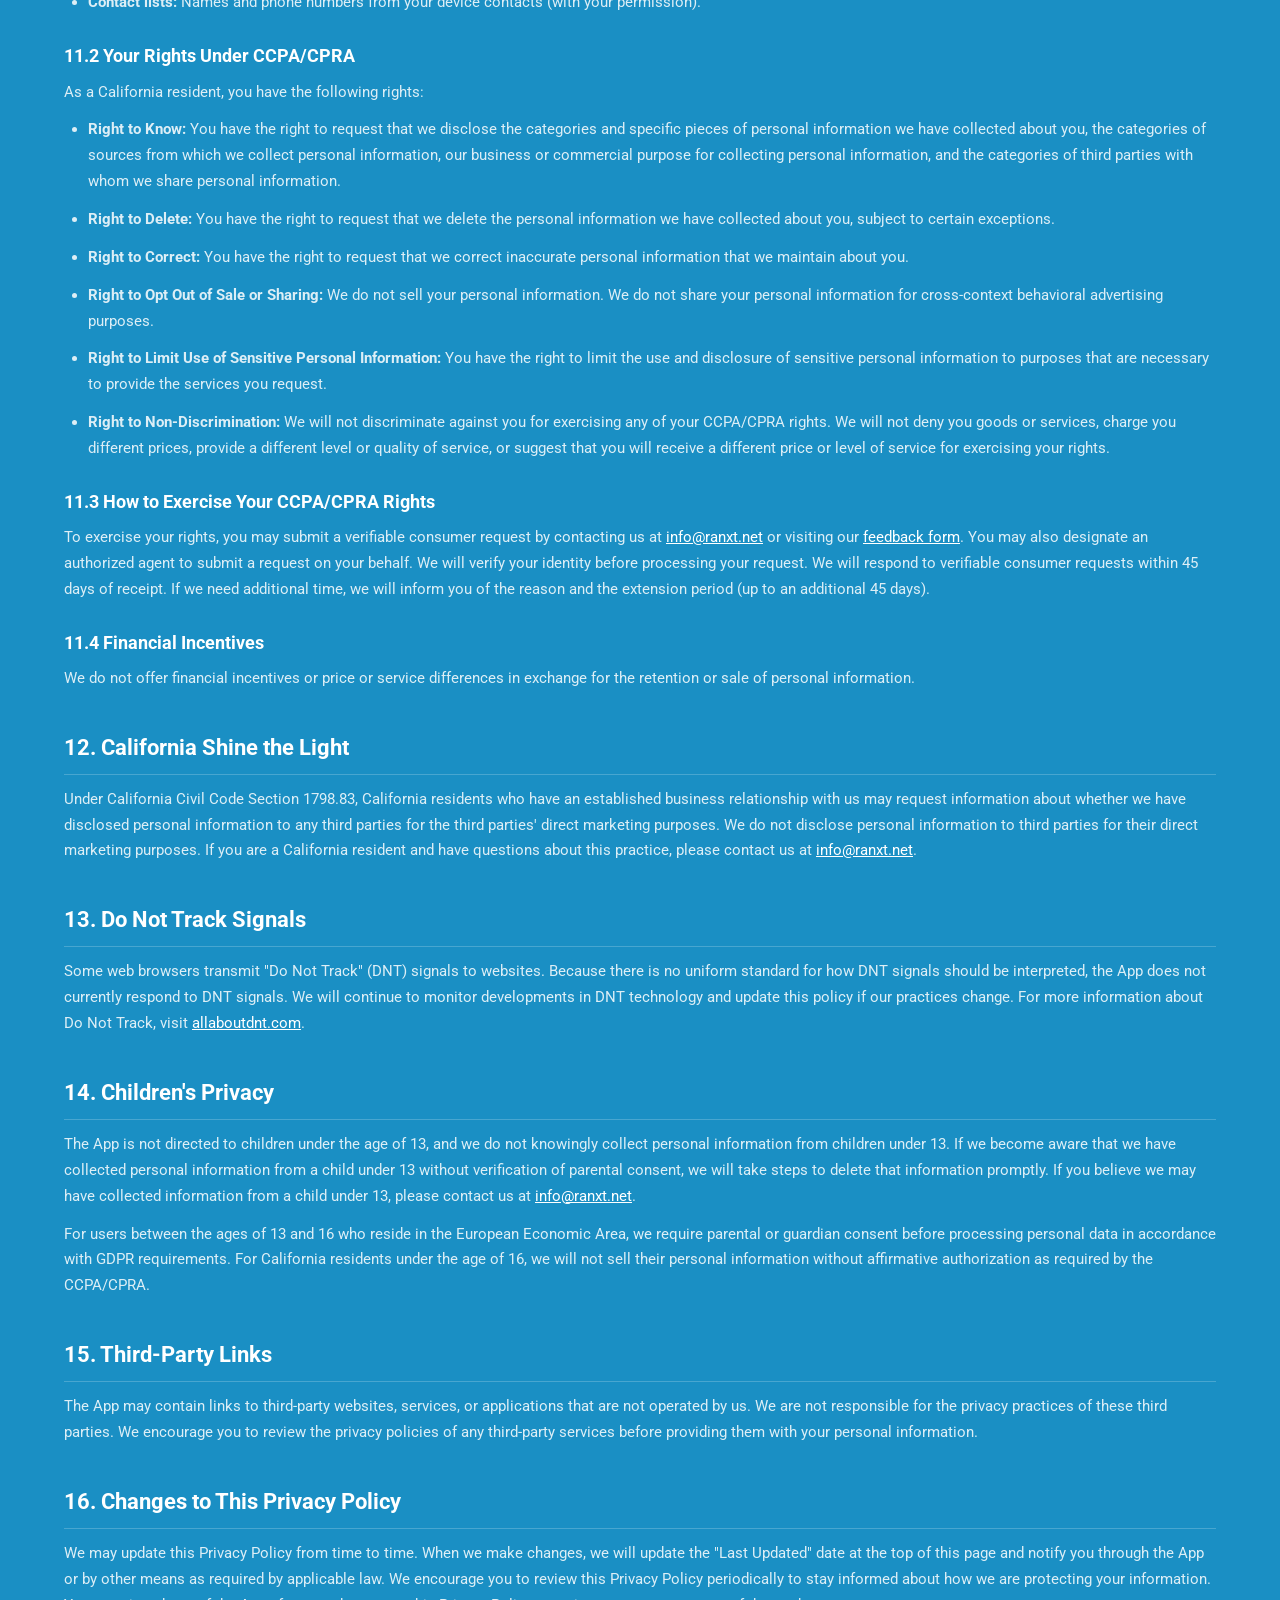
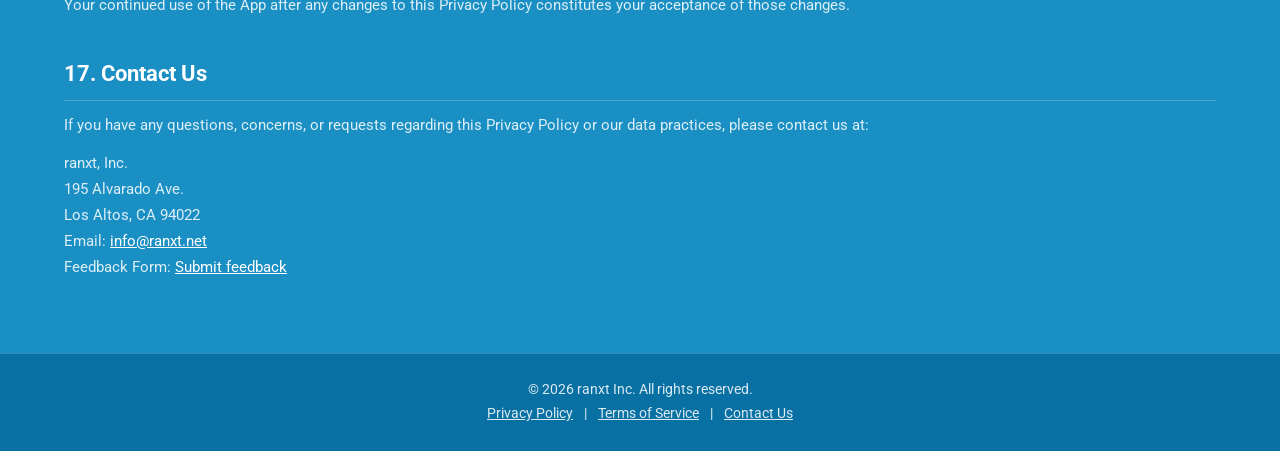
<file: home/privacy-policy.html>
<!DOCTYPE html>
<html lang="en">
<head>
  <meta charset="UTF-8">
  <meta name="viewport" content="width=device-width, initial-scale=1.0">
  <title>Privacy Policy | ranxt</title>
  <link rel="icon" href="../images/ranxt_icon_name.png" type="image/png">
  <link rel="preconnect" href="https://fonts.googleapis.com">
  <link href="https://fonts.googleapis.com/css2?family=Roboto:wght@400;500;700&display=swap" rel="stylesheet">
  <link rel="stylesheet" href="../style.css">
</head>
<body>

<div id="site-nav"></div>
<script src="../nav.js"></script>
<script>renderNav('privacy');</script>

<section class="legal">
  <div class="container">

    <h1>Privacy Policy</h1>
    <p class="last-updated">Last Updated: January 7, 2026</p>

    <p>ranxt, Inc. ("ranxt," "we," "us," or "our") is committed to protecting your privacy. This Privacy Policy explains how we collect, use, disclose, and safeguard your information when you use our mobile application ("App"), available on the Apple App Store and Google Play Store. Please read this Privacy Policy carefully. By accessing or using the App, you agree to the collection and use of information in accordance with this policy. If you do not agree with the terms of this Privacy Policy, please do not access or use the App.</p>

    <h2>1. Company Information</h2>
    <p>ranxt, Inc.<br>
    195 Alvarado Ave.<br>
    Los Altos, CA 94022<br>
    Email: <a href="mailto:info@ranxt.net">info@ranxt.net</a><br>
    Feedback Form: <a href="contact-us.html">Submit feedback</a></p>

    <h2>2. Information We Collect</h2>

    <h3>2.1 Personal Information You Provide</h3>
    <p>When you create an account or use the App, we may collect the following personal information directly from you:</p>
    <ul>
      <li><strong>Phone Number:</strong> Used for account verification and communication purposes.</li>
      <li><strong>First Name and Last Name:</strong> Used to personalize your experience within the App.</li>
      <li><strong>Contacts:</strong> With your explicit permission, we may access your device's contact list to help you find and connect with friends who also use ranxt. We do not access your contacts without your prior consent, and you may revoke this permission at any time through your device settings.</li>
    </ul>

    <h3>2.2 Information Collected Automatically</h3>
    <p>When you use our App, we automatically collect certain information about your device and your usage of the App, including:</p>
    <ul>
      <li><strong>Usage Data:</strong> Information about how you interact with the App, including pages or screens viewed, features used, time spent on the App, and other engagement metrics.</li>
      <li><strong>Device Information:</strong> Device type, operating system version, unique device identifiers, and mobile network information.</li>
      <li><strong>Log Data:</strong> Error logs, crash reports, and diagnostic data that help us improve App performance and stability.</li>
    </ul>

    <h2>3. How We Use Your Information</h2>
    <p>We use the information we collect for the following purposes:</p>
    <ul>
      <li>To create and manage your account.</li>
      <li>To provide, maintain, and improve the App and its features.</li>
      <li>To personalize your experience within the App.</li>
      <li>To facilitate social features, such as connecting with friends (when you grant contacts permission).</li>
      <li>To process transactions and manage in-app purchases.</li>
      <li>To analyze usage patterns and trends to improve our services.</li>
      <li>To communicate with you, including sending service-related notifications.</li>
      <li>To detect, prevent, and address technical issues, fraud, or security concerns.</li>
      <li>To comply with legal obligations and enforce our Terms of Service.</li>
    </ul>

    <h2>4. Analytics and Third-Party Services</h2>
    <p>We use the following third-party analytics services to help us understand how users interact with the App:</p>

    <h3>4.1 Google Analytics</h3>
    <p>We use Google Analytics to collect and analyze usage data. Google Analytics uses cookies and similar technologies to collect information about App usage. The data collected is generally aggregated and anonymous. For more information about how Google uses data, please visit <a href="https://policies.google.com/privacy" target="_blank">Google's Privacy Policy</a>.</p>

    <h3>4.2 Firebase</h3>
    <p>We use Firebase, a Google platform, for various backend services including authentication, database management, and analytics. Firebase may collect device identifiers, usage data, and crash reports. For more information, please visit <a href="https://firebase.google.com/support/privacy" target="_blank">Firebase's Privacy and Security documentation</a>.</p>

    <h3>4.3 Mixpanel</h3>
    <p>We use Mixpanel to track user interactions and engagement within the App. Mixpanel collects usage data and behavioral analytics to help us understand how users engage with our features. For more information, please visit <a href="https://mixpanel.com/legal/privacy-policy/" target="_blank">Mixpanel's Privacy Policy</a>.</p>

    <h2>5. In-App Purchases and Payments</h2>
    <p>The App supports in-app purchases through the Apple App Store and Google Play Store. All payment processing is handled directly by Apple or Google, as applicable. We do not collect, store, or have access to your payment card details or billing information. Please refer to Apple's or Google's respective privacy policies and terms of service for information on how they handle your payment data.</p>

    <h2>6. Sharing of Your Information</h2>
    <p>We do not sell your personal information to third parties. We may share your information in the following circumstances:</p>
    <ul>
      <li><strong>Service Providers:</strong> We may share information with third-party vendors, consultants, and service providers who perform services on our behalf, such as analytics providers (Google Analytics, Firebase, Mixpanel), hosting services, and customer support.</li>
      <li><strong>Legal Requirements:</strong> We may disclose your information if required to do so by law, regulation, legal process, or governmental request.</li>
      <li><strong>Protection of Rights:</strong> We may disclose information when we believe disclosure is necessary to protect our rights, your safety, or the safety of others, to investigate fraud, or to respond to a government request.</li>
      <li><strong>Business Transfers:</strong> In connection with any merger, acquisition, sale of assets, or transition of service to another provider, your information may be transferred as part of such a transaction.</li>
      <li><strong>With Your Consent:</strong> We may share your information for other purposes with your explicit consent.</li>
    </ul>

    <h2>7. Data Retention</h2>
    <p>We retain your personal information for as long as your account is active or as needed to provide you with our services. We may also retain and use your information as necessary to comply with our legal obligations, resolve disputes, and enforce our agreements. When your information is no longer needed, we will securely delete or anonymize it.</p>

    <h2>8. Data Security</h2>
    <p>We implement commercially reasonable technical, administrative, and organizational security measures designed to protect the personal information we collect and store. However, no method of transmission over the Internet or electronic storage is completely secure, and we cannot guarantee absolute security. If you have reason to believe that your interaction with us is no longer secure, please contact us immediately at <a href="mailto:info@ranxt.net">info@ranxt.net</a>.</p>

    <h2>9. Your Rights and Choices</h2>

    <h3>9.1 Account Information</h3>
    <p>You may update, correct, or delete your account information at any time by accessing your account settings within the App. If you wish to delete your account entirely, please contact us at <a href="mailto:info@ranxt.net">info@ranxt.net</a> or visit our <a href="contact-us.html">feedback form</a>.</p>

    <h3>9.2 Contacts Permission</h3>
    <p>You may revoke the App's access to your contacts at any time through your device's settings. Revoking this permission will not delete contacts data already collected, but we will no longer access your contacts going forward. To request deletion of previously collected contacts data, please contact us.</p>

    <h3>9.3 Push Notifications</h3>
    <p>You may opt out of receiving push notifications by adjusting the notification settings on your device.</p>

    <h3>9.4 Analytics Opt-Out</h3>
    <p>You may opt out of analytics tracking by adjusting your device settings or by using the opt-out mechanisms provided by our analytics partners.</p>

    <h2>10. GDPR Rights (European Economic Area Users)</h2>
    <p>If you are located in the European Economic Area (EEA), the United Kingdom, or Switzerland, you have certain rights under the General Data Protection Regulation (GDPR) and applicable data protection laws. These include:</p>
    <ul>
      <li><strong>Right of Access:</strong> You have the right to request a copy of the personal data we hold about you.</li>
      <li><strong>Right to Rectification:</strong> You have the right to request that we correct any inaccurate or incomplete personal data.</li>
      <li><strong>Right to Erasure:</strong> You have the right to request that we delete your personal data, subject to certain exceptions.</li>
      <li><strong>Right to Restrict Processing:</strong> You have the right to request that we restrict the processing of your personal data in certain circumstances.</li>
      <li><strong>Right to Data Portability:</strong> You have the right to receive your personal data in a structured, commonly used, and machine-readable format and to transmit that data to another controller.</li>
      <li><strong>Right to Object:</strong> You have the right to object to the processing of your personal data for direct marketing purposes or when processing is based on our legitimate interests.</li>
      <li><strong>Right to Withdraw Consent:</strong> Where we rely on your consent for processing, you have the right to withdraw that consent at any time without affecting the lawfulness of processing conducted prior to withdrawal.</li>
      <li><strong>Right to Lodge a Complaint:</strong> You have the right to lodge a complaint with a supervisory authority in your jurisdiction if you believe our processing of your personal data violates applicable law.</li>
    </ul>

    <h3>10.1 Legal Bases for Processing</h3>
    <p>We process your personal data on the following legal bases:</p>
    <ul>
      <li><strong>Consent:</strong> Where you have given us explicit consent to process your personal data for specific purposes (e.g., accessing your contacts).</li>
      <li><strong>Contract Performance:</strong> Where processing is necessary for the performance of a contract with you (e.g., providing the App and its features).</li>
      <li><strong>Legitimate Interests:</strong> Where processing is necessary for our legitimate interests, such as improving the App, conducting analytics, and ensuring security, provided these interests are not overridden by your rights.</li>
      <li><strong>Legal Obligation:</strong> Where processing is necessary to comply with applicable laws and regulations.</li>
    </ul>

    <h3>10.2 International Data Transfers</h3>
    <p>Your information may be transferred to and processed in the United States or other countries outside the EEA where data protection laws may differ. When we transfer your data outside the EEA, we ensure that appropriate safeguards are in place, such as Standard Contractual Clauses approved by the European Commission, to protect your personal data.</p>

    <h3>10.3 Exercising Your GDPR Rights</h3>
    <p>To exercise any of the rights described above, please contact us at <a href="mailto:info@ranxt.net">info@ranxt.net</a> or visit our <a href="contact-us.html">feedback form</a>. We will respond to your request within 30 days. We may ask you to verify your identity before processing your request.</p>

    <h2>11. CCPA/CPRA Rights (California Residents)</h2>
    <p>If you are a California resident, you have certain rights under the California Consumer Privacy Act (CCPA) as amended by the California Privacy Rights Act (CPRA). This section describes those rights and explains how to exercise them.</p>

    <h3>11.1 Categories of Personal Information Collected</h3>
    <p>In the preceding 12 months, we have collected the following categories of personal information:</p>
    <ul>
      <li><strong>Identifiers:</strong> Phone number, first name, last name.</li>
      <li><strong>Internet or other electronic network activity information:</strong> Usage data, device information, log data, and information about your interactions with the App.</li>
      <li><strong>Contact lists:</strong> Names and phone numbers from your device contacts (with your permission).</li>
    </ul>

    <h3>11.2 Your Rights Under CCPA/CPRA</h3>
    <p>As a California resident, you have the following rights:</p>
    <ul>
      <li><strong>Right to Know:</strong> You have the right to request that we disclose the categories and specific pieces of personal information we have collected about you, the categories of sources from which we collect personal information, our business or commercial purpose for collecting personal information, and the categories of third parties with whom we share personal information.</li>
      <li><strong>Right to Delete:</strong> You have the right to request that we delete the personal information we have collected about you, subject to certain exceptions.</li>
      <li><strong>Right to Correct:</strong> You have the right to request that we correct inaccurate personal information that we maintain about you.</li>
      <li><strong>Right to Opt Out of Sale or Sharing:</strong> We do not sell your personal information. We do not share your personal information for cross-context behavioral advertising purposes.</li>
      <li><strong>Right to Limit Use of Sensitive Personal Information:</strong> You have the right to limit the use and disclosure of sensitive personal information to purposes that are necessary to provide the services you request.</li>
      <li><strong>Right to Non-Discrimination:</strong> We will not discriminate against you for exercising any of your CCPA/CPRA rights. We will not deny you goods or services, charge you different prices, provide a different level or quality of service, or suggest that you will receive a different price or level of service for exercising your rights.</li>
    </ul>

    <h3>11.3 How to Exercise Your CCPA/CPRA Rights</h3>
    <p>To exercise your rights, you may submit a verifiable consumer request by contacting us at <a href="mailto:info@ranxt.net">info@ranxt.net</a> or visiting our <a href="contact-us.html">feedback form</a>. You may also designate an authorized agent to submit a request on your behalf. We will verify your identity before processing your request. We will respond to verifiable consumer requests within 45 days of receipt. If we need additional time, we will inform you of the reason and the extension period (up to an additional 45 days).</p>

    <h3>11.4 Financial Incentives</h3>
    <p>We do not offer financial incentives or price or service differences in exchange for the retention or sale of personal information.</p>

    <h2>12. California Shine the Light</h2>
    <p>Under California Civil Code Section 1798.83, California residents who have an established business relationship with us may request information about whether we have disclosed personal information to any third parties for the third parties' direct marketing purposes. We do not disclose personal information to third parties for their direct marketing purposes. If you are a California resident and have questions about this practice, please contact us at <a href="mailto:info@ranxt.net">info@ranxt.net</a>.</p>

    <h2>13. Do Not Track Signals</h2>
    <p>Some web browsers transmit "Do Not Track" (DNT) signals to websites. Because there is no uniform standard for how DNT signals should be interpreted, the App does not currently respond to DNT signals. We will continue to monitor developments in DNT technology and update this policy if our practices change. For more information about Do Not Track, visit <a href="https://allaboutdnt.com" target="_blank">allaboutdnt.com</a>.</p>

    <h2>14. Children's Privacy</h2>
    <p>The App is not directed to children under the age of 13, and we do not knowingly collect personal information from children under 13. If we become aware that we have collected personal information from a child under 13 without verification of parental consent, we will take steps to delete that information promptly. If you believe we may have collected information from a child under 13, please contact us at <a href="mailto:info@ranxt.net">info@ranxt.net</a>.</p>
    <p>For users between the ages of 13 and 16 who reside in the European Economic Area, we require parental or guardian consent before processing personal data in accordance with GDPR requirements. For California residents under the age of 16, we will not sell their personal information without affirmative authorization as required by the CCPA/CPRA.</p>

    <h2>15. Third-Party Links</h2>
    <p>The App may contain links to third-party websites, services, or applications that are not operated by us. We are not responsible for the privacy practices of these third parties. We encourage you to review the privacy policies of any third-party services before providing them with your personal information.</p>

    <h2>16. Changes to This Privacy Policy</h2>
    <p>We may update this Privacy Policy from time to time. When we make changes, we will update the "Last Updated" date at the top of this page and notify you through the App or by other means as required by applicable law. We encourage you to review this Privacy Policy periodically to stay informed about how we are protecting your information. Your continued use of the App after any changes to this Privacy Policy constitutes your acceptance of those changes.</p>

    <h2>17. Contact Us</h2>
    <p>If you have any questions, concerns, or requests regarding this Privacy Policy or our data practices, please contact us at:</p>
    <p>ranxt, Inc.<br>
    195 Alvarado Ave.<br>
    Los Altos, CA 94022<br>
    Email: <a href="mailto:info@ranxt.net">info@ranxt.net</a><br>
    Feedback Form: <a href="contact-us.html">Submit feedback</a></p>

  </div>
</section>

<footer>
  <p>&copy; 2026 ranxt Inc. All rights reserved.</p>
  <p><a href="https://www.ranxt.net/home/privacy-policy.html">Privacy Policy</a> | <a href="https://www.ranxt.net/home/terms-of-service.html">Terms of Service</a> | <a href="contact-us.html">Contact Us</a></p>
</footer>

</body>
</html>
</file>
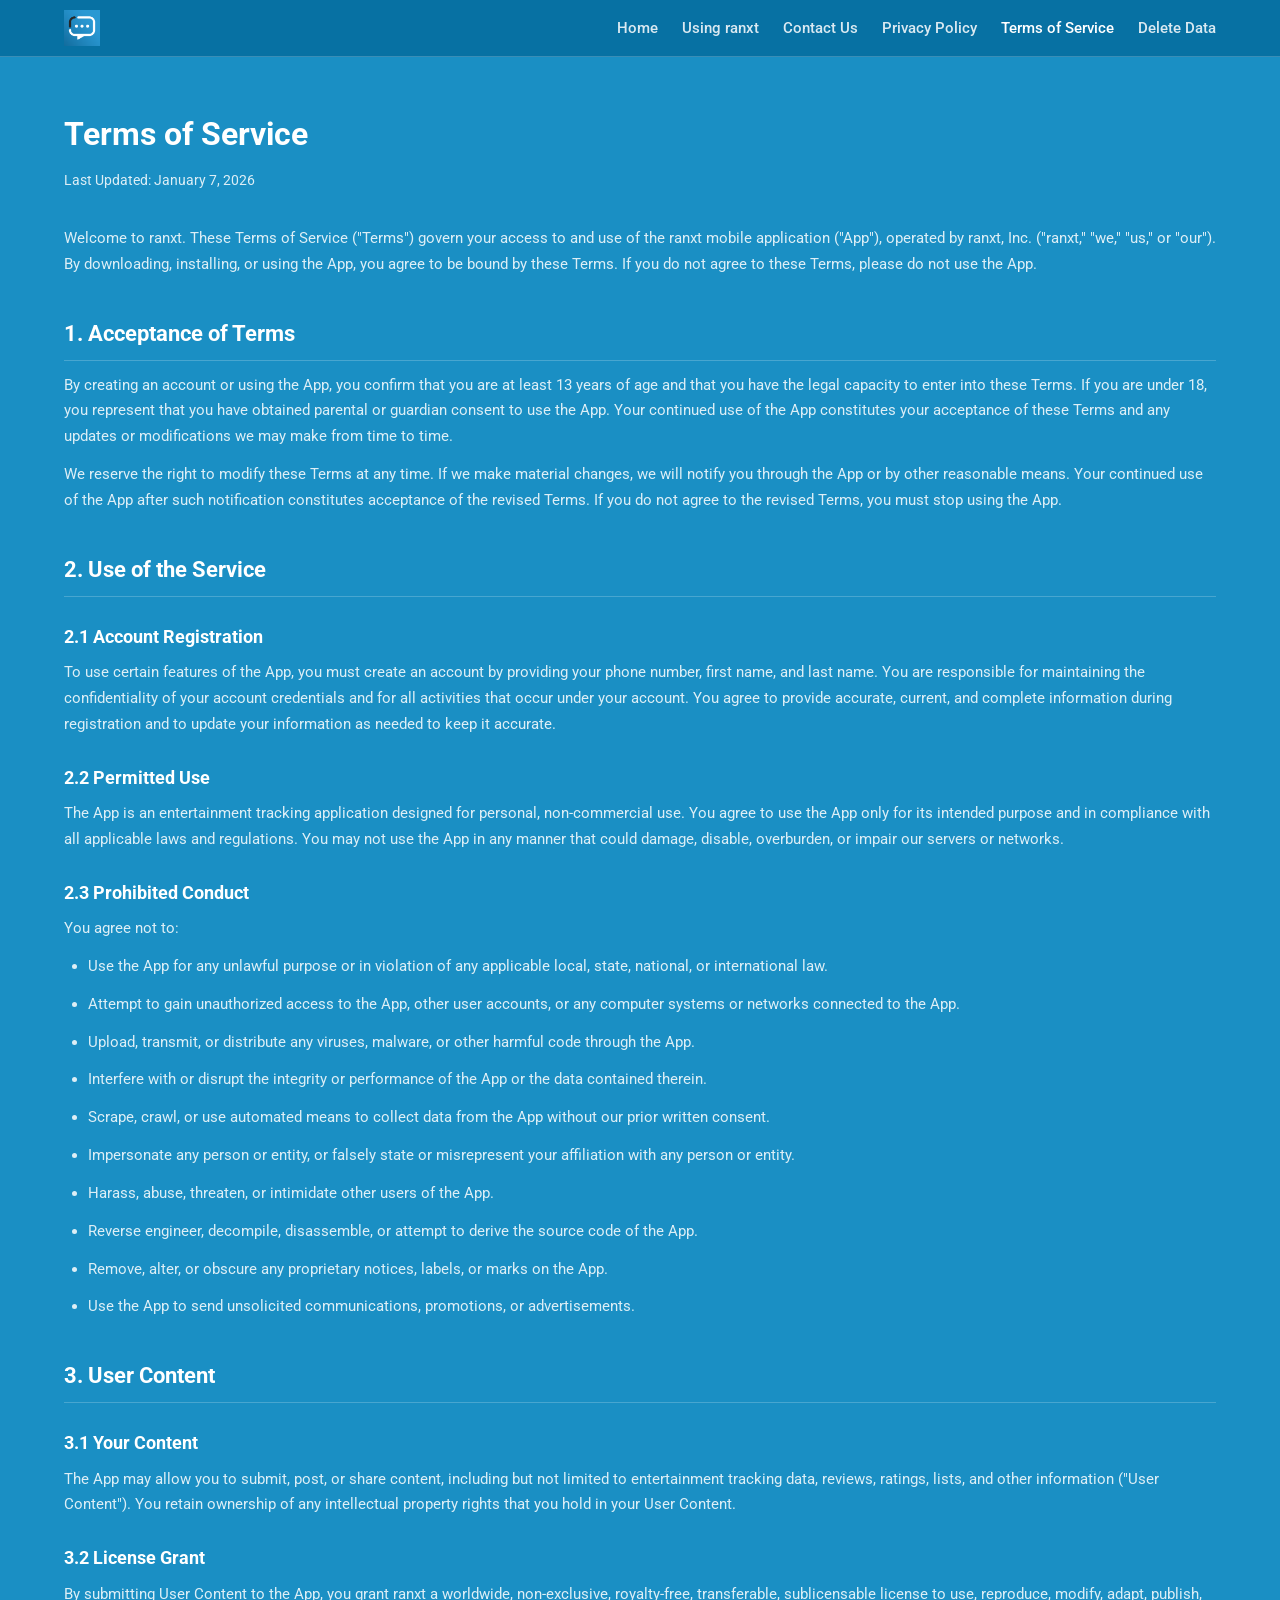
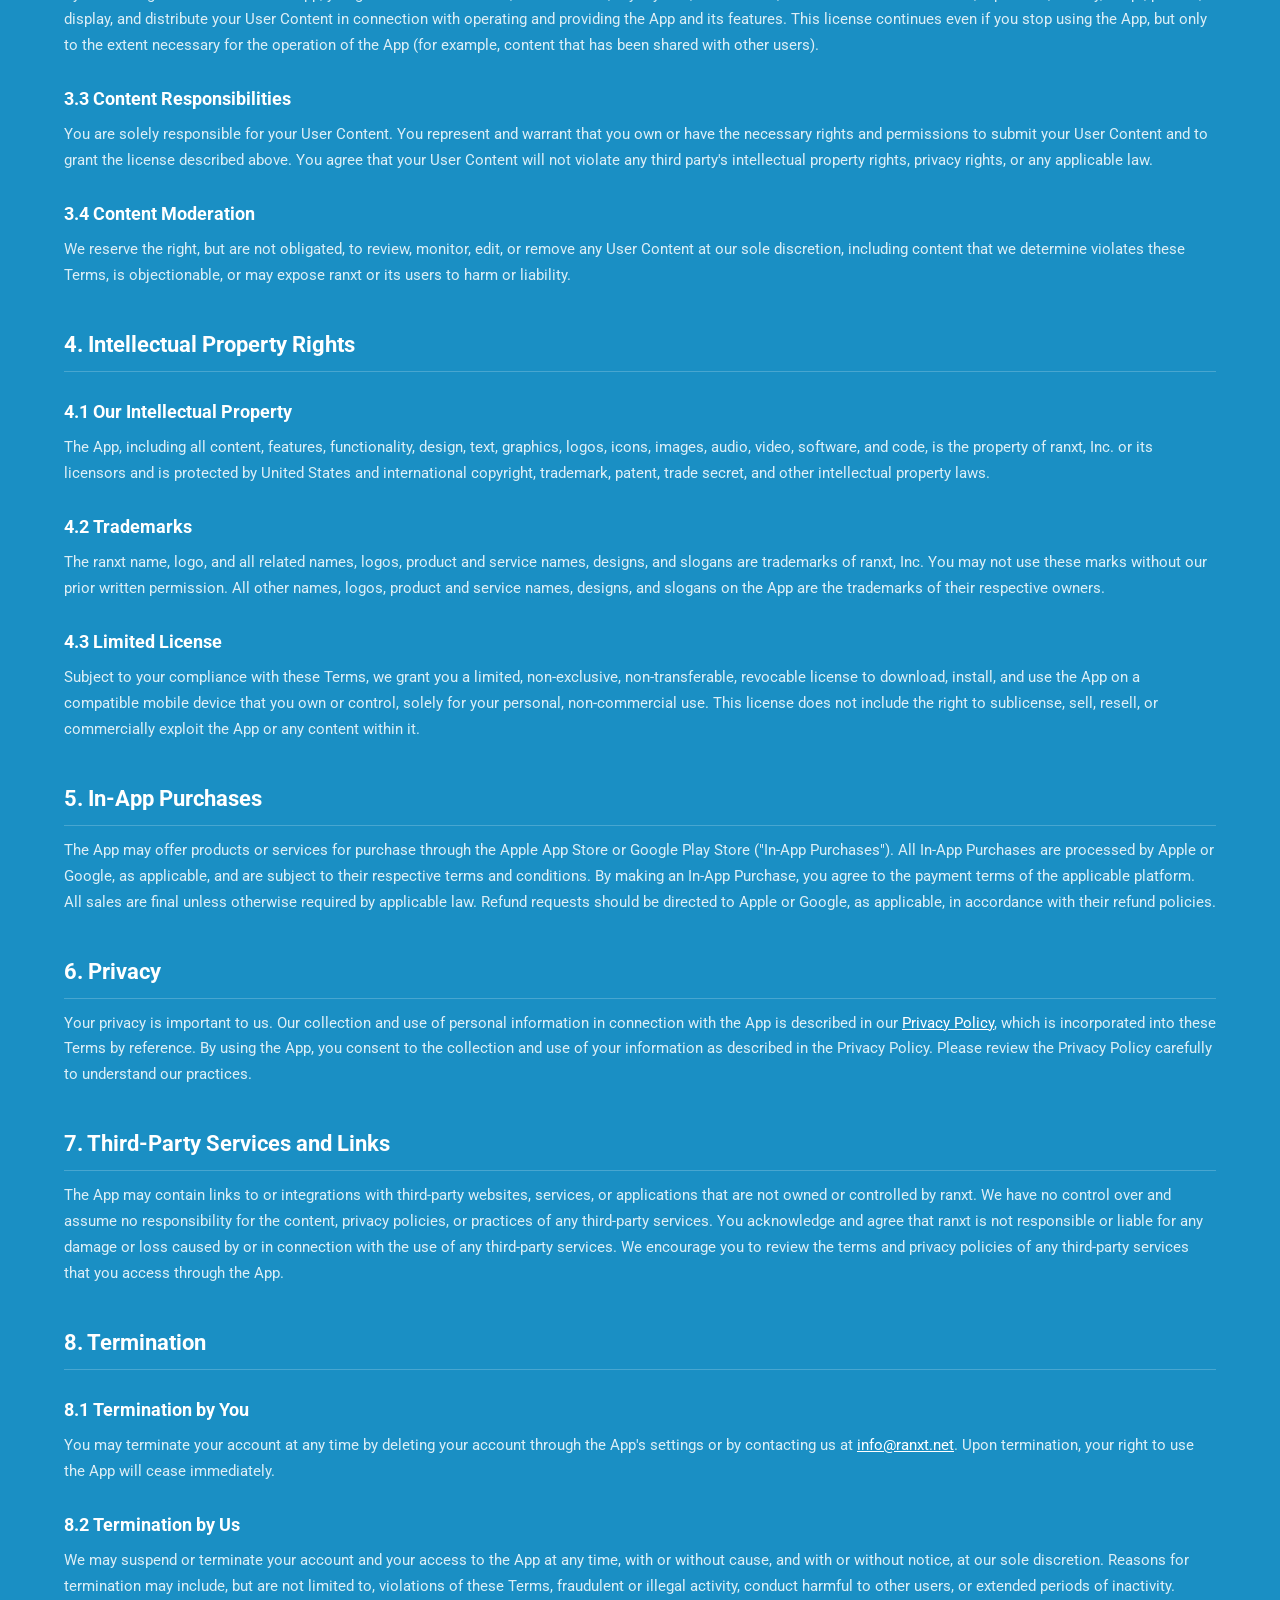
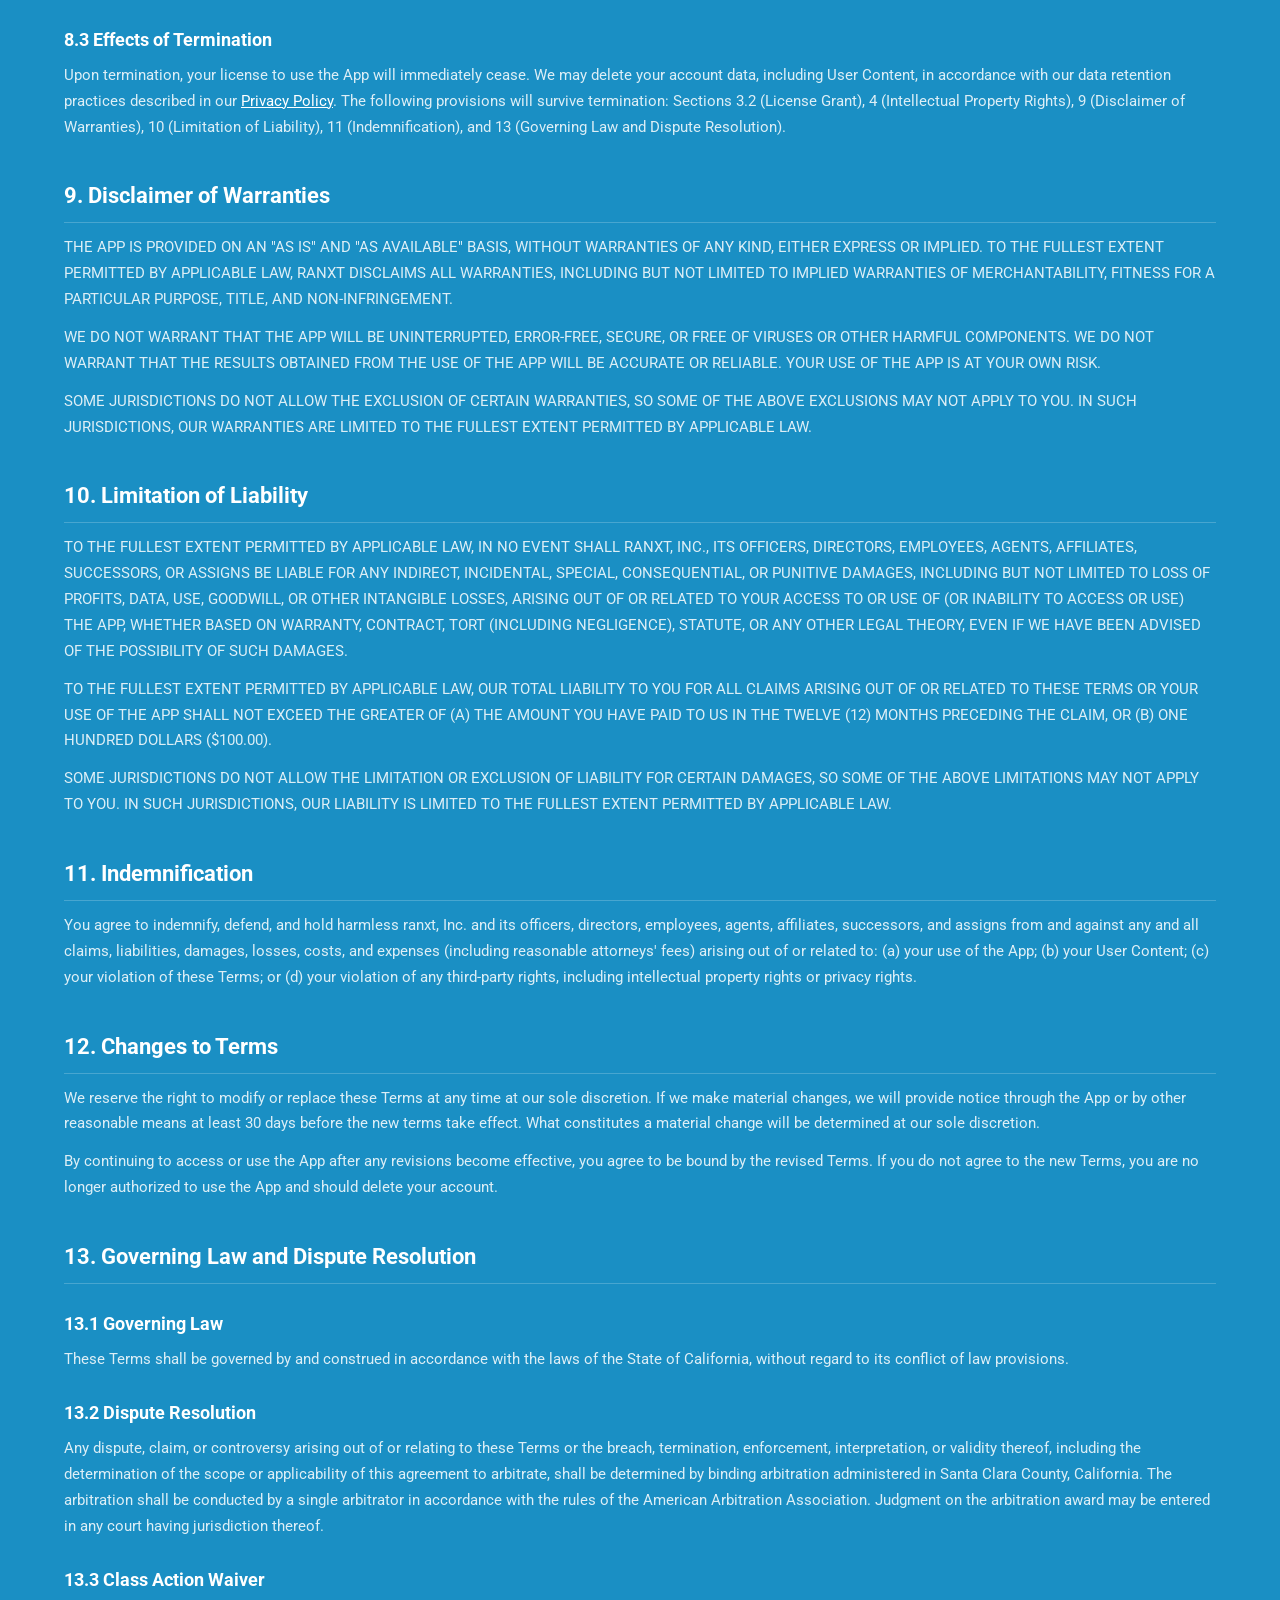
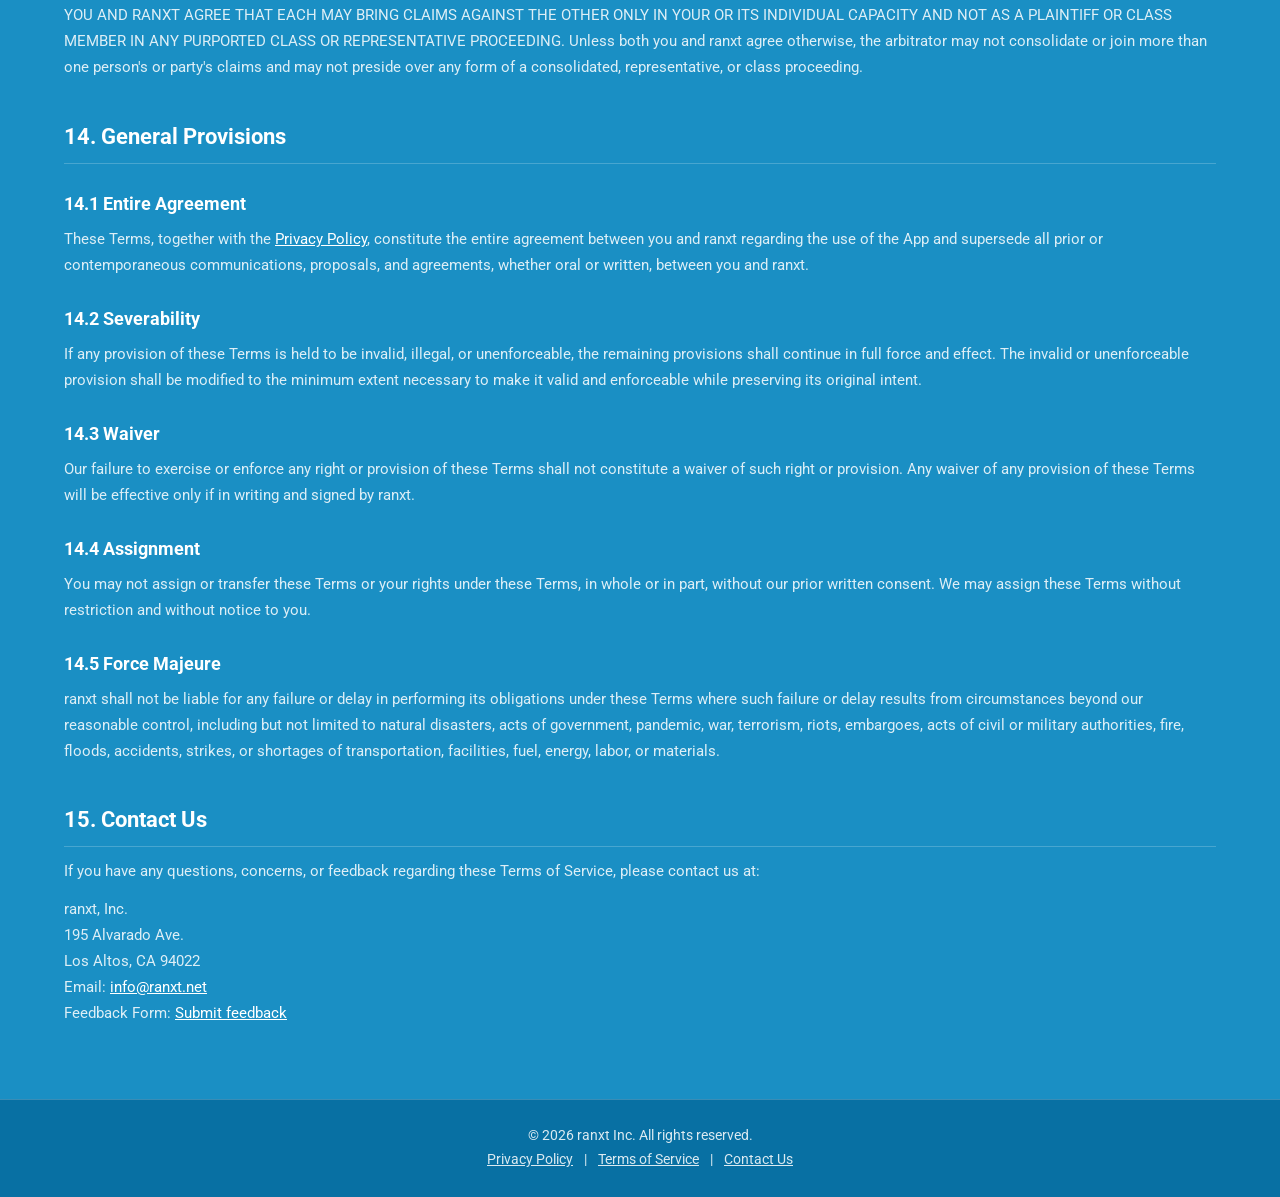
<file: home/terms-of-service.html>
<!DOCTYPE html>
<html lang="en">
<head>
  <meta charset="UTF-8">
  <meta name="viewport" content="width=device-width, initial-scale=1.0">
  <title>Terms of Service | ranxt</title>
  <link rel="icon" href="../images/ranxt_icon_name.png" type="image/png">
  <link rel="preconnect" href="https://fonts.googleapis.com">
  <link href="https://fonts.googleapis.com/css2?family=Roboto:wght@400;500;700&display=swap" rel="stylesheet">
  <link rel="stylesheet" href="../style.css">
</head>
<body>

<div id="site-nav"></div>
<script src="../nav.js"></script>
<script>renderNav('terms');</script>

<section class="legal">
  <div class="container">

    <h1>Terms of Service</h1>
    <p class="last-updated">Last Updated: January 7, 2026</p>

    <p>Welcome to ranxt. These Terms of Service ("Terms") govern your access to and use of the ranxt mobile application ("App"), operated by ranxt, Inc. ("ranxt," "we," "us," or "our"). By downloading, installing, or using the App, you agree to be bound by these Terms. If you do not agree to these Terms, please do not use the App.</p>

    <h2>1. Acceptance of Terms</h2>
    <p>By creating an account or using the App, you confirm that you are at least 13 years of age and that you have the legal capacity to enter into these Terms. If you are under 18, you represent that you have obtained parental or guardian consent to use the App. Your continued use of the App constitutes your acceptance of these Terms and any updates or modifications we may make from time to time.</p>
    <p>We reserve the right to modify these Terms at any time. If we make material changes, we will notify you through the App or by other reasonable means. Your continued use of the App after such notification constitutes acceptance of the revised Terms. If you do not agree to the revised Terms, you must stop using the App.</p>

    <h2>2. Use of the Service</h2>

    <h3>2.1 Account Registration</h3>
    <p>To use certain features of the App, you must create an account by providing your phone number, first name, and last name. You are responsible for maintaining the confidentiality of your account credentials and for all activities that occur under your account. You agree to provide accurate, current, and complete information during registration and to update your information as needed to keep it accurate.</p>

    <h3>2.2 Permitted Use</h3>
    <p>The App is an entertainment tracking application designed for personal, non-commercial use. You agree to use the App only for its intended purpose and in compliance with all applicable laws and regulations. You may not use the App in any manner that could damage, disable, overburden, or impair our servers or networks.</p>

    <h3>2.3 Prohibited Conduct</h3>
    <p>You agree not to:</p>
    <ul>
      <li>Use the App for any unlawful purpose or in violation of any applicable local, state, national, or international law.</li>
      <li>Attempt to gain unauthorized access to the App, other user accounts, or any computer systems or networks connected to the App.</li>
      <li>Upload, transmit, or distribute any viruses, malware, or other harmful code through the App.</li>
      <li>Interfere with or disrupt the integrity or performance of the App or the data contained therein.</li>
      <li>Scrape, crawl, or use automated means to collect data from the App without our prior written consent.</li>
      <li>Impersonate any person or entity, or falsely state or misrepresent your affiliation with any person or entity.</li>
      <li>Harass, abuse, threaten, or intimidate other users of the App.</li>
      <li>Reverse engineer, decompile, disassemble, or attempt to derive the source code of the App.</li>
      <li>Remove, alter, or obscure any proprietary notices, labels, or marks on the App.</li>
      <li>Use the App to send unsolicited communications, promotions, or advertisements.</li>
    </ul>

    <h2>3. User Content</h2>

    <h3>3.1 Your Content</h3>
    <p>The App may allow you to submit, post, or share content, including but not limited to entertainment tracking data, reviews, ratings, lists, and other information ("User Content"). You retain ownership of any intellectual property rights that you hold in your User Content.</p>

    <h3>3.2 License Grant</h3>
    <p>By submitting User Content to the App, you grant ranxt a worldwide, non-exclusive, royalty-free, transferable, sublicensable license to use, reproduce, modify, adapt, publish, display, and distribute your User Content in connection with operating and providing the App and its features. This license continues even if you stop using the App, but only to the extent necessary for the operation of the App (for example, content that has been shared with other users).</p>

    <h3>3.3 Content Responsibilities</h3>
    <p>You are solely responsible for your User Content. You represent and warrant that you own or have the necessary rights and permissions to submit your User Content and to grant the license described above. You agree that your User Content will not violate any third party's intellectual property rights, privacy rights, or any applicable law.</p>

    <h3>3.4 Content Moderation</h3>
    <p>We reserve the right, but are not obligated, to review, monitor, edit, or remove any User Content at our sole discretion, including content that we determine violates these Terms, is objectionable, or may expose ranxt or its users to harm or liability.</p>

    <h2>4. Intellectual Property Rights</h2>

    <h3>4.1 Our Intellectual Property</h3>
    <p>The App, including all content, features, functionality, design, text, graphics, logos, icons, images, audio, video, software, and code, is the property of ranxt, Inc. or its licensors and is protected by United States and international copyright, trademark, patent, trade secret, and other intellectual property laws.</p>

    <h3>4.2 Trademarks</h3>
    <p>The ranxt name, logo, and all related names, logos, product and service names, designs, and slogans are trademarks of ranxt, Inc. You may not use these marks without our prior written permission. All other names, logos, product and service names, designs, and slogans on the App are the trademarks of their respective owners.</p>

    <h3>4.3 Limited License</h3>
    <p>Subject to your compliance with these Terms, we grant you a limited, non-exclusive, non-transferable, revocable license to download, install, and use the App on a compatible mobile device that you own or control, solely for your personal, non-commercial use. This license does not include the right to sublicense, sell, resell, or commercially exploit the App or any content within it.</p>

    <h2>5. In-App Purchases</h2>
    <p>The App may offer products or services for purchase through the Apple App Store or Google Play Store ("In-App Purchases"). All In-App Purchases are processed by Apple or Google, as applicable, and are subject to their respective terms and conditions. By making an In-App Purchase, you agree to the payment terms of the applicable platform. All sales are final unless otherwise required by applicable law. Refund requests should be directed to Apple or Google, as applicable, in accordance with their refund policies.</p>

    <h2>6. Privacy</h2>
    <p>Your privacy is important to us. Our collection and use of personal information in connection with the App is described in our <a href="https://www.ranxt.net/home/privacy-policy.html">Privacy Policy</a>, which is incorporated into these Terms by reference. By using the App, you consent to the collection and use of your information as described in the Privacy Policy. Please review the Privacy Policy carefully to understand our practices.</p>

    <h2>7. Third-Party Services and Links</h2>
    <p>The App may contain links to or integrations with third-party websites, services, or applications that are not owned or controlled by ranxt. We have no control over and assume no responsibility for the content, privacy policies, or practices of any third-party services. You acknowledge and agree that ranxt is not responsible or liable for any damage or loss caused by or in connection with the use of any third-party services. We encourage you to review the terms and privacy policies of any third-party services that you access through the App.</p>

    <h2>8. Termination</h2>

    <h3>8.1 Termination by You</h3>
    <p>You may terminate your account at any time by deleting your account through the App's settings or by contacting us at <a href="mailto:info@ranxt.net">info@ranxt.net</a>. Upon termination, your right to use the App will cease immediately.</p>

    <h3>8.2 Termination by Us</h3>
    <p>We may suspend or terminate your account and your access to the App at any time, with or without cause, and with or without notice, at our sole discretion. Reasons for termination may include, but are not limited to, violations of these Terms, fraudulent or illegal activity, conduct harmful to other users, or extended periods of inactivity.</p>

    <h3>8.3 Effects of Termination</h3>
    <p>Upon termination, your license to use the App will immediately cease. We may delete your account data, including User Content, in accordance with our data retention practices described in our <a href="https://www.ranxt.net/home/privacy-policy.html">Privacy Policy</a>. The following provisions will survive termination: Sections 3.2 (License Grant), 4 (Intellectual Property Rights), 9 (Disclaimer of Warranties), 10 (Limitation of Liability), 11 (Indemnification), and 13 (Governing Law and Dispute Resolution).</p>

    <h2>9. Disclaimer of Warranties</h2>
    <p>THE APP IS PROVIDED ON AN "AS IS" AND "AS AVAILABLE" BASIS, WITHOUT WARRANTIES OF ANY KIND, EITHER EXPRESS OR IMPLIED. TO THE FULLEST EXTENT PERMITTED BY APPLICABLE LAW, RANXT DISCLAIMS ALL WARRANTIES, INCLUDING BUT NOT LIMITED TO IMPLIED WARRANTIES OF MERCHANTABILITY, FITNESS FOR A PARTICULAR PURPOSE, TITLE, AND NON-INFRINGEMENT.</p>
    <p>WE DO NOT WARRANT THAT THE APP WILL BE UNINTERRUPTED, ERROR-FREE, SECURE, OR FREE OF VIRUSES OR OTHER HARMFUL COMPONENTS. WE DO NOT WARRANT THAT THE RESULTS OBTAINED FROM THE USE OF THE APP WILL BE ACCURATE OR RELIABLE. YOUR USE OF THE APP IS AT YOUR OWN RISK.</p>
    <p>SOME JURISDICTIONS DO NOT ALLOW THE EXCLUSION OF CERTAIN WARRANTIES, SO SOME OF THE ABOVE EXCLUSIONS MAY NOT APPLY TO YOU. IN SUCH JURISDICTIONS, OUR WARRANTIES ARE LIMITED TO THE FULLEST EXTENT PERMITTED BY APPLICABLE LAW.</p>

    <h2>10. Limitation of Liability</h2>
    <p>TO THE FULLEST EXTENT PERMITTED BY APPLICABLE LAW, IN NO EVENT SHALL RANXT, INC., ITS OFFICERS, DIRECTORS, EMPLOYEES, AGENTS, AFFILIATES, SUCCESSORS, OR ASSIGNS BE LIABLE FOR ANY INDIRECT, INCIDENTAL, SPECIAL, CONSEQUENTIAL, OR PUNITIVE DAMAGES, INCLUDING BUT NOT LIMITED TO LOSS OF PROFITS, DATA, USE, GOODWILL, OR OTHER INTANGIBLE LOSSES, ARISING OUT OF OR RELATED TO YOUR ACCESS TO OR USE OF (OR INABILITY TO ACCESS OR USE) THE APP, WHETHER BASED ON WARRANTY, CONTRACT, TORT (INCLUDING NEGLIGENCE), STATUTE, OR ANY OTHER LEGAL THEORY, EVEN IF WE HAVE BEEN ADVISED OF THE POSSIBILITY OF SUCH DAMAGES.</p>
    <p>TO THE FULLEST EXTENT PERMITTED BY APPLICABLE LAW, OUR TOTAL LIABILITY TO YOU FOR ALL CLAIMS ARISING OUT OF OR RELATED TO THESE TERMS OR YOUR USE OF THE APP SHALL NOT EXCEED THE GREATER OF (A) THE AMOUNT YOU HAVE PAID TO US IN THE TWELVE (12) MONTHS PRECEDING THE CLAIM, OR (B) ONE HUNDRED DOLLARS ($100.00).</p>
    <p>SOME JURISDICTIONS DO NOT ALLOW THE LIMITATION OR EXCLUSION OF LIABILITY FOR CERTAIN DAMAGES, SO SOME OF THE ABOVE LIMITATIONS MAY NOT APPLY TO YOU. IN SUCH JURISDICTIONS, OUR LIABILITY IS LIMITED TO THE FULLEST EXTENT PERMITTED BY APPLICABLE LAW.</p>

    <h2>11. Indemnification</h2>
    <p>You agree to indemnify, defend, and hold harmless ranxt, Inc. and its officers, directors, employees, agents, affiliates, successors, and assigns from and against any and all claims, liabilities, damages, losses, costs, and expenses (including reasonable attorneys' fees) arising out of or related to: (a) your use of the App; (b) your User Content; (c) your violation of these Terms; or (d) your violation of any third-party rights, including intellectual property rights or privacy rights.</p>

    <h2>12. Changes to Terms</h2>
    <p>We reserve the right to modify or replace these Terms at any time at our sole discretion. If we make material changes, we will provide notice through the App or by other reasonable means at least 30 days before the new terms take effect. What constitutes a material change will be determined at our sole discretion.</p>
    <p>By continuing to access or use the App after any revisions become effective, you agree to be bound by the revised Terms. If you do not agree to the new Terms, you are no longer authorized to use the App and should delete your account.</p>

    <h2>13. Governing Law and Dispute Resolution</h2>

    <h3>13.1 Governing Law</h3>
    <p>These Terms shall be governed by and construed in accordance with the laws of the State of California, without regard to its conflict of law provisions.</p>

    <h3>13.2 Dispute Resolution</h3>
    <p>Any dispute, claim, or controversy arising out of or relating to these Terms or the breach, termination, enforcement, interpretation, or validity thereof, including the determination of the scope or applicability of this agreement to arbitrate, shall be determined by binding arbitration administered in Santa Clara County, California. The arbitration shall be conducted by a single arbitrator in accordance with the rules of the American Arbitration Association. Judgment on the arbitration award may be entered in any court having jurisdiction thereof.</p>

    <h3>13.3 Class Action Waiver</h3>
    <p>YOU AND RANXT AGREE THAT EACH MAY BRING CLAIMS AGAINST THE OTHER ONLY IN YOUR OR ITS INDIVIDUAL CAPACITY AND NOT AS A PLAINTIFF OR CLASS MEMBER IN ANY PURPORTED CLASS OR REPRESENTATIVE PROCEEDING. Unless both you and ranxt agree otherwise, the arbitrator may not consolidate or join more than one person's or party's claims and may not preside over any form of a consolidated, representative, or class proceeding.</p>

    <h2>14. General Provisions</h2>

    <h3>14.1 Entire Agreement</h3>
    <p>These Terms, together with the <a href="https://www.ranxt.net/home/privacy-policy.html">Privacy Policy</a>, constitute the entire agreement between you and ranxt regarding the use of the App and supersede all prior or contemporaneous communications, proposals, and agreements, whether oral or written, between you and ranxt.</p>

    <h3>14.2 Severability</h3>
    <p>If any provision of these Terms is held to be invalid, illegal, or unenforceable, the remaining provisions shall continue in full force and effect. The invalid or unenforceable provision shall be modified to the minimum extent necessary to make it valid and enforceable while preserving its original intent.</p>

    <h3>14.3 Waiver</h3>
    <p>Our failure to exercise or enforce any right or provision of these Terms shall not constitute a waiver of such right or provision. Any waiver of any provision of these Terms will be effective only if in writing and signed by ranxt.</p>

    <h3>14.4 Assignment</h3>
    <p>You may not assign or transfer these Terms or your rights under these Terms, in whole or in part, without our prior written consent. We may assign these Terms without restriction and without notice to you.</p>

    <h3>14.5 Force Majeure</h3>
    <p>ranxt shall not be liable for any failure or delay in performing its obligations under these Terms where such failure or delay results from circumstances beyond our reasonable control, including but not limited to natural disasters, acts of government, pandemic, war, terrorism, riots, embargoes, acts of civil or military authorities, fire, floods, accidents, strikes, or shortages of transportation, facilities, fuel, energy, labor, or materials.</p>

    <h2>15. Contact Us</h2>
    <p>If you have any questions, concerns, or feedback regarding these Terms of Service, please contact us at:</p>
    <p>ranxt, Inc.<br>
    195 Alvarado Ave.<br>
    Los Altos, CA 94022<br>
    Email: <a href="mailto:info@ranxt.net">info@ranxt.net</a><br>
    Feedback Form: <a href="contact-us.html">Submit feedback</a></p>

  </div>
</section>

<footer>
  <p>&copy; 2026 ranxt Inc. All rights reserved.</p>
  <p><a href="https://www.ranxt.net/home/privacy-policy.html">Privacy Policy</a> | <a href="https://www.ranxt.net/home/terms-of-service.html">Terms of Service</a> | <a href="contact-us.html">Contact Us</a></p>
</footer>

</body>
</html>
</file>
<file: style.css>
/* ===== Reset & Base ===== */
*, *::before, *::after { box-sizing: border-box; margin: 0; padding: 0; }

:root {
  --bg: #1a8fc4;
  --bg-dark: #006496;
  --bg-card: color-mix(in srgb, var(--bg-dark) 70%, transparent);
  --bg-section: #1a8fc4;
  --bg-section-alt: #1580b2;
  --text: #ffffff;
  --text-muted: rgba(255,255,255,.85);
  --text-caption: rgba(255,255,255,.9);
  --border: rgba(255,255,255,.2);
  --max-w: 1200px;
}

html { scroll-behavior: smooth; }

body {
  font-family: 'Roboto', 'Arial', system-ui, -apple-system, sans-serif;
  background: var(--bg);
  color: var(--text);
  line-height: 1.7;
  -webkit-font-smoothing: antialiased;
}

a { color: var(--text); text-decoration: underline; transition: opacity .2s; }
a:hover { opacity: 0.8; }

img { max-width: 100%; display: block; }

/* ===== Utilities ===== */
.container { max-width: var(--max-w); margin: 0 auto; padding: 0 24px; }

/* ===== Navigation ===== */
nav {
  position: sticky;
  top: 0;
  z-index: 100;
  background: var(--bg-card);
  padding: 10px 0;
  border-bottom: 1px solid var(--border);
}
nav .container {
  display: flex;
  align-items: center;
  justify-content: space-between;
}
nav .logo-link {
  display: flex;
  align-items: center;
  gap: 10px;
  text-decoration: none;
  color: var(--text);
}
nav .logo-link img { height: 36px; width: auto; }
nav .logo-link span { font-weight: 700; font-size: 1.2rem; }

nav .nav-links { display: flex; gap: 24px; list-style: none; align-items: center; }
nav .nav-links a {
  color: var(--text-muted);
  font-size: .95rem;
  font-weight: 500;
  text-decoration: none;
  transition: color .2s;
}
nav .nav-links a:hover,
nav .nav-links a.active { color: #fff; }

.nav-toggle { display: none; background: none; border: none; color: var(--text); font-size: 1.5rem; cursor: pointer; }

@media (max-width: 768px) {
  .nav-toggle { display: block; }
  nav .nav-links {
    display: none;
    flex-direction: column;
    position: absolute;
    top: 100%;
    left: 0; right: 0;
    background: var(--bg-card);
    padding: 16px 24px;
    gap: 16px;
    border-bottom: 1px solid var(--border);
  }
  nav .nav-links.open { display: flex; }
}

/* ===== Hero / Intro ===== */
.hero {
  padding: 60px 0 40px;
}
.hero p {
  font-size: 1.15rem;
  line-height: 1.8;
  max-width: 800px;
}

/* ===== Store Badges ===== */
.store-badges {
  display: flex;
  gap: 40px;
  justify-content: center;
  flex-wrap: wrap;
  padding: 40px 0;
  border-bottom: 2px solid var(--border);
}
.store-badges a {
  display: inline-block;
  text-decoration: none;
  transition: transform .15s;
}
.store-badges a:hover {
  transform: translateY(-2px);
}
.store-badges img {
  height: 70px;
  width: auto;
}

/* ===== Features Grid ===== */
.features {
  padding: 50px 0;
}
.features h2 {
  text-align: center;
  font-size: 1.8rem;
  margin-bottom: 40px;
}
.features-grid {
  display: grid;
  grid-template-columns: repeat(auto-fit, minmax(280px, 1fr));
  gap: 24px;
}
.feature-card {
  background: var(--bg-card);
  border-radius: 12px;
  padding: 28px;
  border: 1px solid rgba(255,255,255,.1);
  transition: transform .3s, border-color .3s;
}
.feature-card:hover {
  transform: translateY(-3px);
  border-color: rgba(255,255,255,.25);
}
.feature-card .icon {
  font-size: 1.8rem;
  margin-bottom: 12px;
}
.feature-card h3 {
  font-size: 1.1rem;
  margin-bottom: 8px;
  color: #fff;
}
.feature-card p {
  color: var(--text-muted);
  font-size: .92rem;
  line-height: 1.6;
}

/* ===== How To Use Section ===== */
.how-to-section {
  padding: 50px 0;
}
.how-to-section h2 {
  text-align: center;
  font-size: 1.8rem;
  margin-bottom: 40px;
}
.how-to-card {
  background: var(--bg-card);
  border-radius: 12px;
  padding: 32px;
  border: 1px solid rgba(255,255,255,.1);
  margin-bottom: 24px;
}
.how-to-card .icon {
  font-size: 1.8rem;
  margin-bottom: 12px;
}
.how-to-card h3 {
  font-size: 1.2rem;
  margin-bottom: 16px;
  color: #fff;
}
.how-to-card p {
  color: var(--text-muted);
  font-size: .95rem;
  line-height: 1.7;
  margin-bottom: 12px;
}
.how-to-card p:last-child { margin-bottom: 0; }

/* ===== Screenshots Section ===== */
.screenshots {
  padding: 50px 0 30px;
}
.screenshots-grid {
  display: grid;
  grid-template-columns: repeat(4, 1fr);
  gap: 24px;
}
.screenshot-item {
  text-align: center;
}
.screenshot-item img {
  width: 100%;
  max-width: 280px;
  margin: 0 auto;
  border-radius: 12px;
}
.screenshot-caption {
  font-style: italic;
  color: var(--text-caption);
  font-size: .95rem;
  margin-top: 16px;
  line-height: 1.5;
}

.screenshots-divider {
  border: none;
  border-top: 2px solid var(--border);
  margin: 40px 0;
}

@media (max-width: 900px) {
  .screenshots-grid { grid-template-columns: repeat(2, 1fr); }
}
@media (max-width: 500px) {
  .screenshots-grid { grid-template-columns: 1fr; }
}

/* ===== Closing Text ===== */
.closing {
  padding: 50px 0 40px;
  border-top: 2px solid var(--border);
}
.closing p {
  font-size: 1.05rem;
  line-height: 1.8;
  max-width: 800px;
  margin-bottom: 24px;
}
.closing p:last-child { margin-bottom: 0; }
.closing .thanks {
  text-align: center;
  margin-top: 16px;
}

/* ===== APIs Section ===== */
.apis {
  padding: 30px 0 40px;
  border-top: 2px solid var(--border);
}
.apis h3 {
  font-size: 1rem;
  margin-bottom: 12px;
}
.apis ul {
  list-style: disc;
  padding-left: 24px;
}
.apis li {
  margin-bottom: 6px;
  font-size: .95rem;
}
.apis a {
  color: var(--text);
}

/* ===== Footer ===== */
footer {
  background: var(--bg-card);
  border-top: 1px solid var(--border);
  padding: 24px 0;
  text-align: center;
  font-size: .9rem;
  color: var(--text-muted);
}
footer a { color: var(--text-muted); margin: 0 8px; }

/* ===== Legal / Text Pages ===== */
.legal {
  padding: 50px 0 60px;
}
.legal h1 {
  font-size: 2rem;
  margin-bottom: 8px;
}
.legal .last-updated {
  color: var(--text-muted);
  margin-bottom: 32px;
  font-size: .9rem;
}
.legal h2 {
  font-size: 1.4rem;
  margin: 36px 0 12px;
  border-bottom: 1px solid var(--border);
  padding-bottom: 8px;
}
.legal h3 {
  font-size: 1.15rem;
  margin: 24px 0 8px;
}
.legal p, .legal li {
  color: var(--text-muted);
  margin-bottom: 12px;
  font-size: .95rem;
  line-height: 1.7;
}
.legal ul, .legal ol {
  padding-left: 24px;
  margin-bottom: 16px;
}
.legal a { color: var(--text); }

/* ===== How To Use Page ===== */
.how-to {
  padding: 50px 0 60px;
}
.how-to h1 {
  font-size: 2rem;
  margin-bottom: 32px;
}
.how-to h2 {
  font-size: 1.4rem;
  margin: 36px 0 16px;
  border-bottom: 1px solid var(--border);
  padding-bottom: 8px;
}
.how-to p {
  color: var(--text-muted);
  margin-bottom: 16px;
  font-size: 1rem;
  line-height: 1.7;
  max-width: 800px;
}

/* ===== Contact / Delete Data ===== */
.simple-page {
  padding: 60px 0 80px;
  min-height: 50vh;
}
.simple-page h1 {
  font-size: 2rem;
  margin-bottom: 16px;
}
.simple-page p {
  color: var(--text-muted);
  font-size: 1rem;
  line-height: 1.7;
  max-width: 700px;
}
</file>
